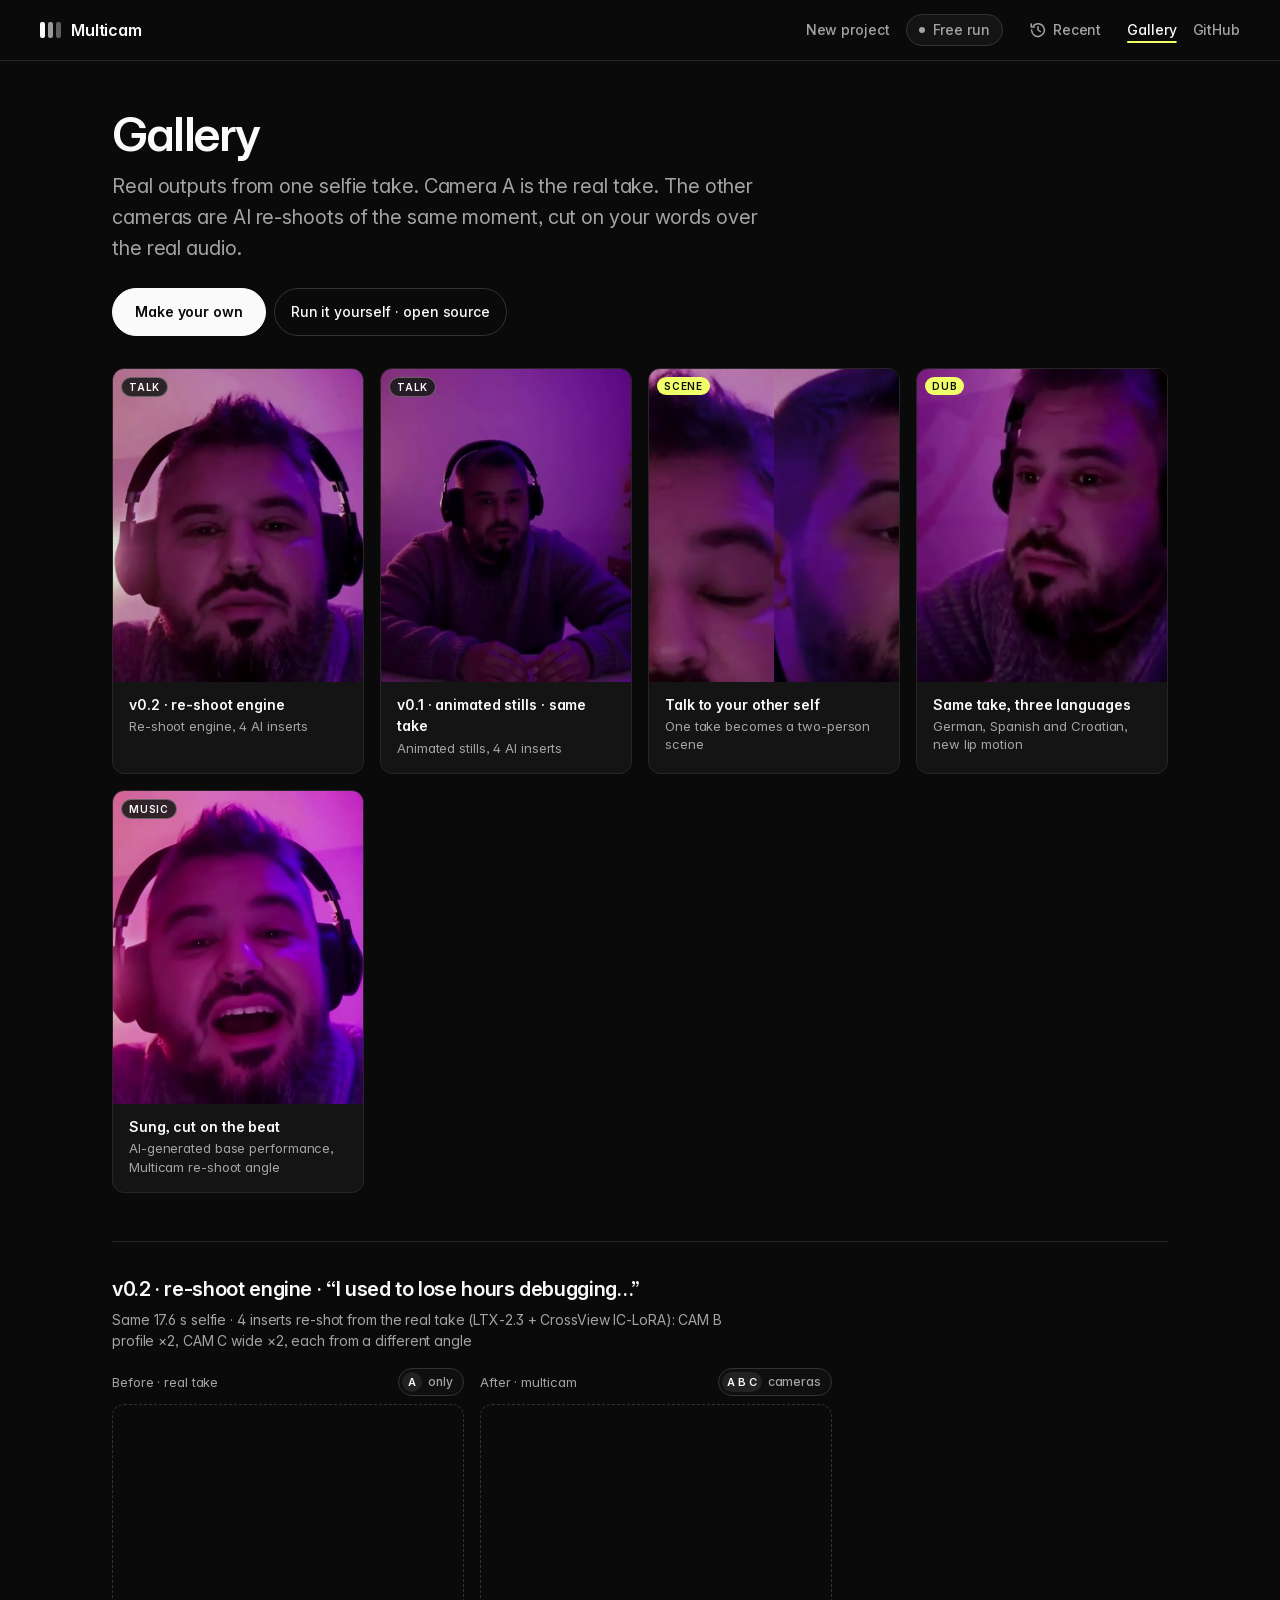
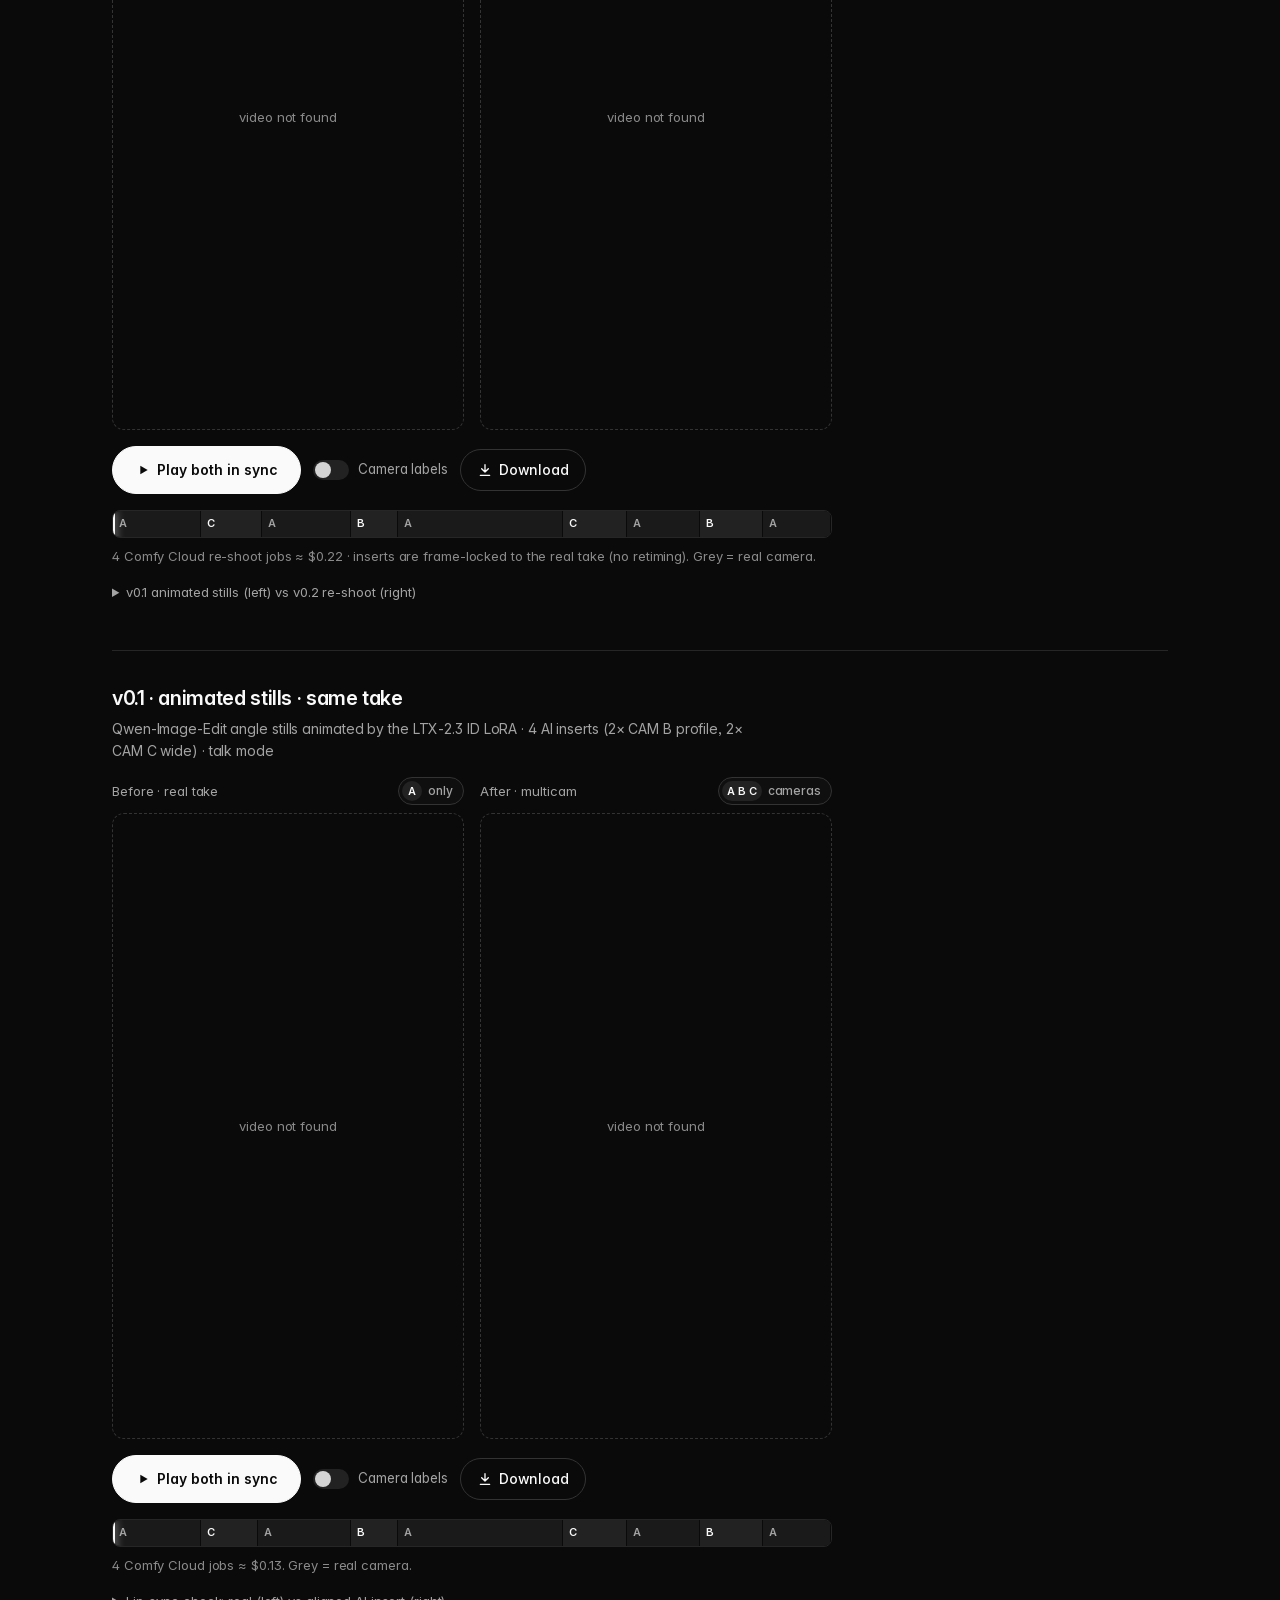
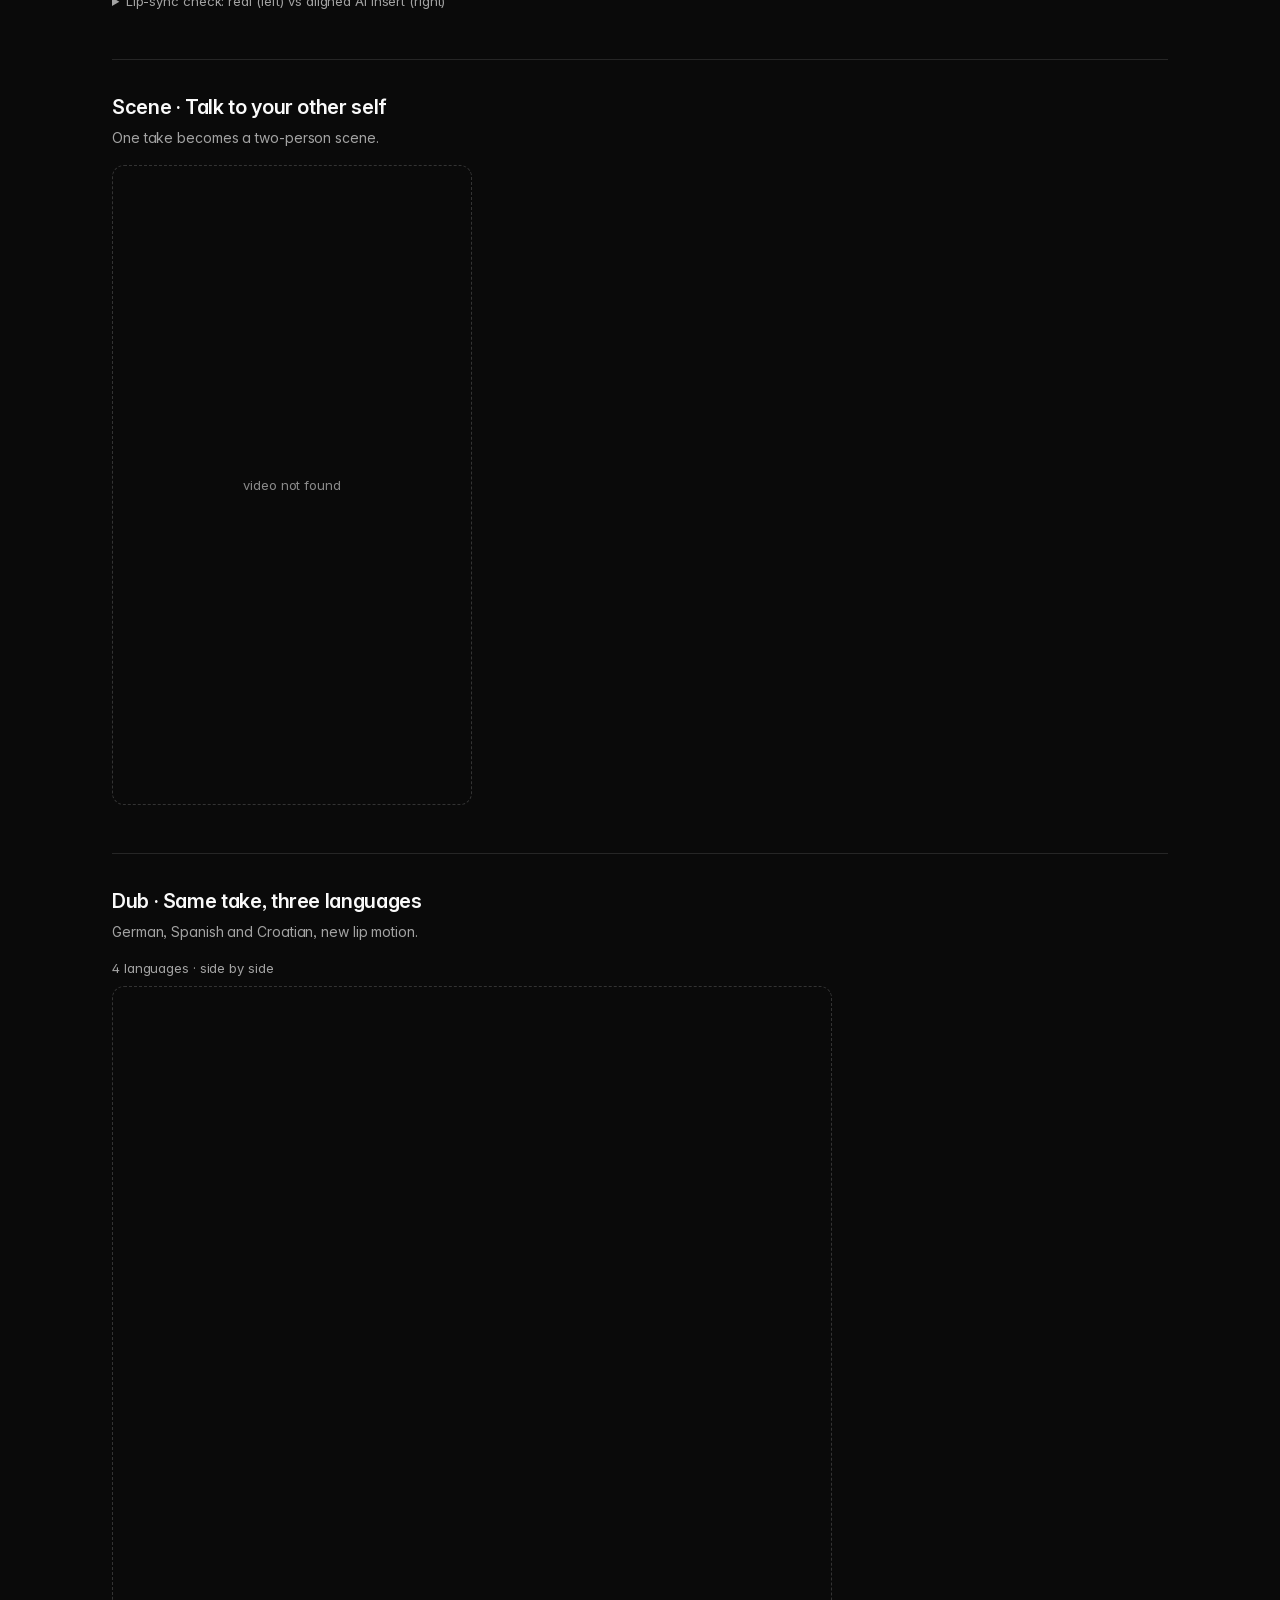
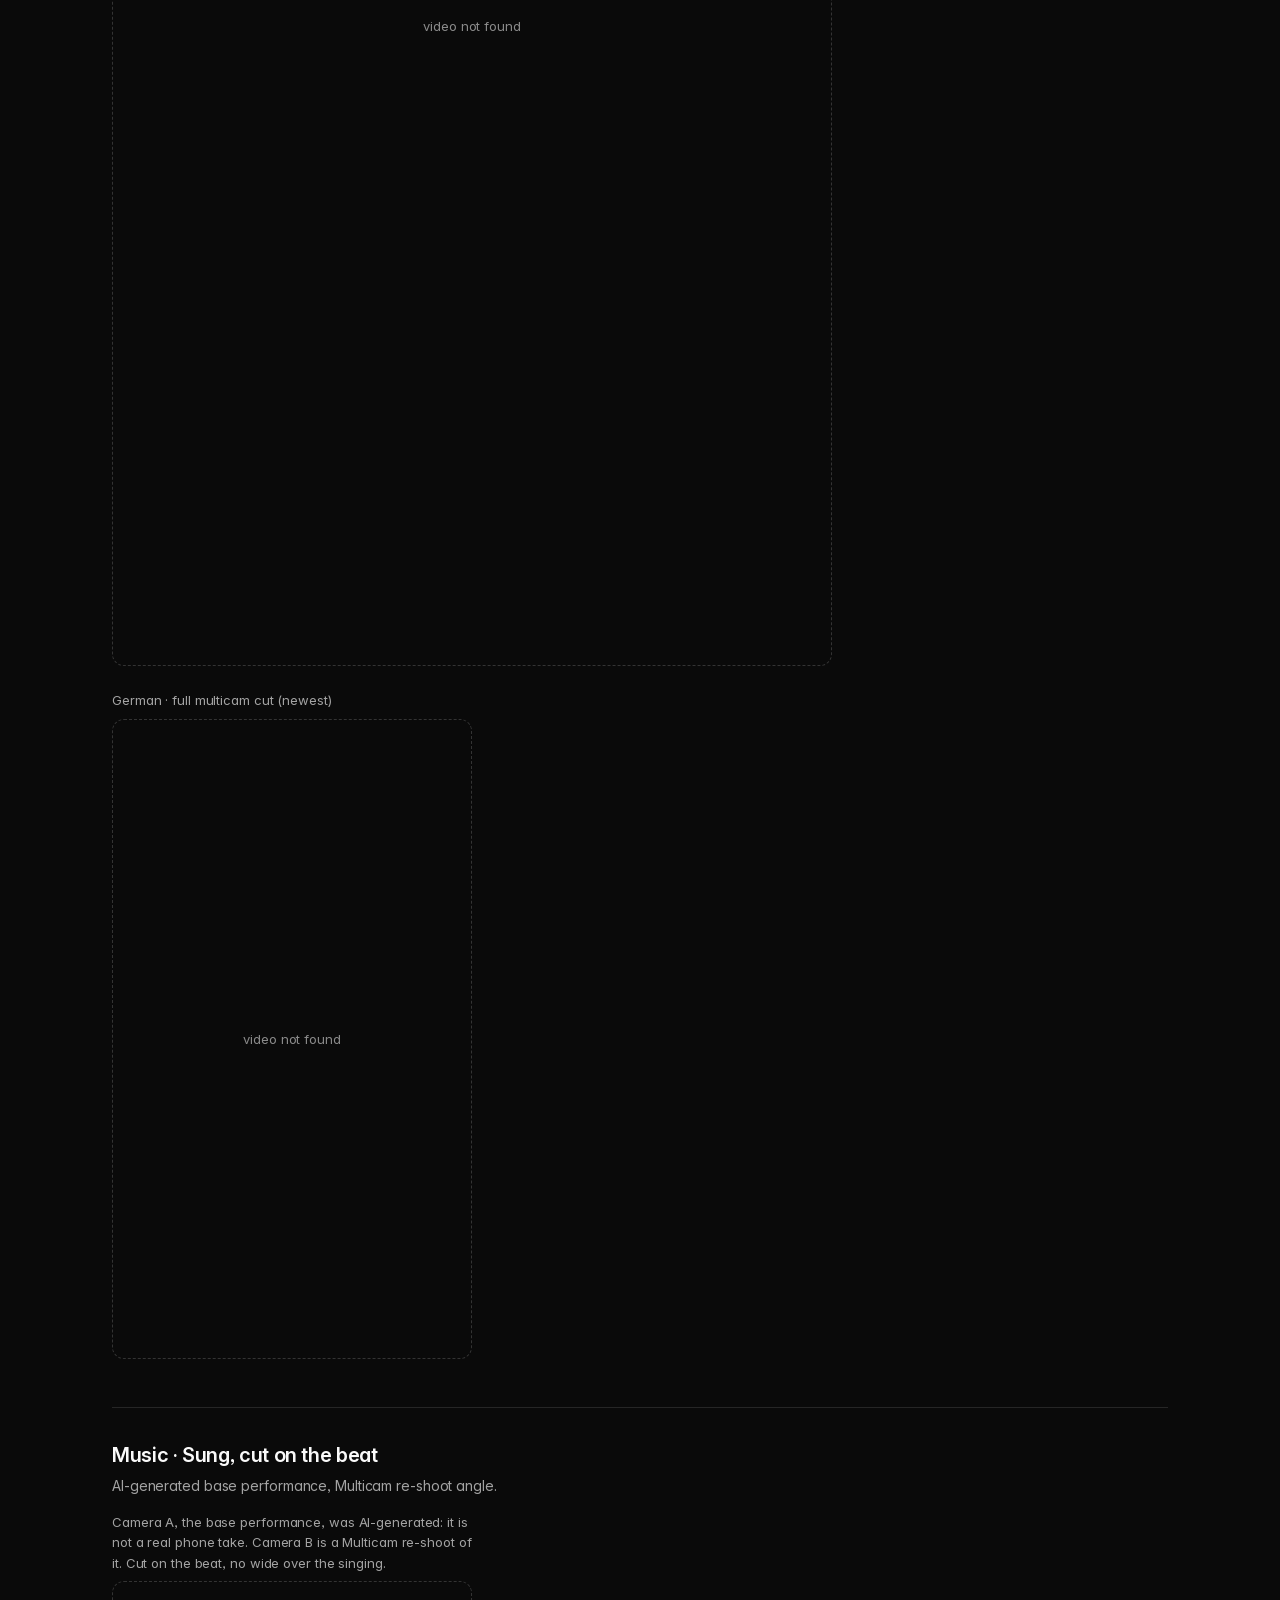
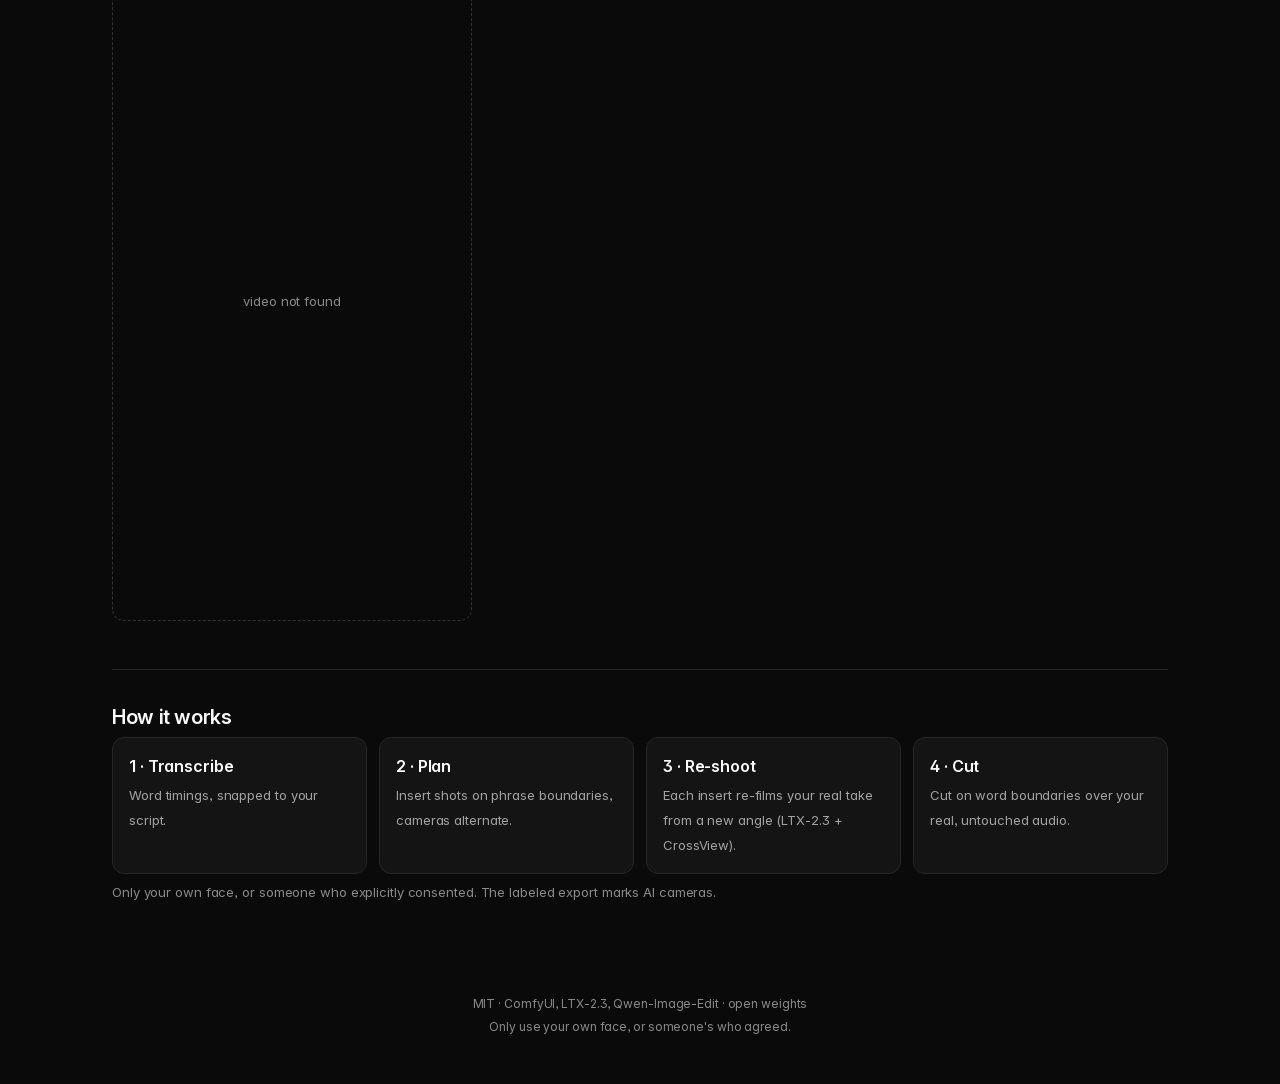
<file: docs/index.html>
<!doctype html>
<html lang="en">
<head>
<meta charset="utf-8">
<meta name="viewport" content="width=device-width,initial-scale=1,viewport-fit=cover">
<title>Gallery · Multicam: one phone shot, a multicam edit</title>
<meta name="description" content="Examples made with Multicam: one selfie take becomes a multicam edit. The real take is camera A; AI cameras re-shoot the same moment with open models in ComfyUI.">
<link rel="canonical" href="https://multicam.apsolut.dev/gallery/">
<meta name="robots" content="index,follow">
<meta name="author" content="Aleksandar Perisic">
<meta property="og:type" content="website">
<meta property="og:site_name" content="Multicam">
<meta property="og:title" content="Multicam gallery: one phone shot, a multicam edit">
<meta property="og:description" content="Examples made with Multicam: one selfie take becomes a multicam edit. The real take is camera A; AI cameras re-shoot the same moment with open models in ComfyUI.">
<meta property="og:url" content="https://multicam.apsolut.dev/gallery/">
<meta property="og:image" content="https://multicam.apsolut.dev/og.png">
<meta property="og:image:type" content="image/png">
<meta property="og:image:width" content="1200">
<meta property="og:image:height" content="630">
<meta property="og:image:alt" content="Multicam: one phone shot (camera A) next to four AI camera angles: close-up, profile, wide and low angle.">
<meta property="og:locale" content="en_US">
<meta name="twitter:card" content="summary_large_image">
<meta name="twitter:site" content="@apsolut">
<meta name="twitter:creator" content="@apsolut">
<meta name="twitter:title" content="Multicam gallery: one phone shot, a multicam edit">
<meta name="twitter:description" content="Examples made with Multicam: one selfie take becomes a multicam edit. The real take is camera A; AI cameras re-shoot the same moment with open models in ComfyUI.">
<meta name="twitter:image" content="https://multicam.apsolut.dev/og.png">
<meta name="twitter:image:alt" content="Multicam: one phone shot (camera A) next to four AI camera angles: close-up, profile, wide and low angle.">
<meta name="theme-color" content="#0a0a0a">
<meta name="color-scheme" content="dark">
<link rel="icon" href="assets/favicon.svg" type="image/svg+xml">
<link rel="icon" href="assets/favicon-32.png" type="image/png" sizes="32x32">
<link rel="apple-touch-icon" href="assets/apple-touch-icon.png" sizes="180x180">
<script type="application/ld+json">
{
 "@context": "https://schema.org",
 "@type": "CollectionPage",
 "name": "Multicam gallery",
 "url": "https://multicam.apsolut.dev/gallery/",
 "description": "Examples made with Multicam: one selfie take becomes a multicam edit. The real take is camera A; AI cameras re-shoot the same moment with open models in ComfyUI.",
 "image": "https://multicam.apsolut.dev/og.png",
 "isPartOf": {
  "@type": "WebSite",
  "name": "Multicam",
  "url": "https://multicam.apsolut.dev/"
 },
 "author": {
  "@type": "Person",
  "name": "Aleksandar Perisic",
  "sameAs": [
   "https://x.com/apsolut",
   "https://github.com/apsolut"
  ]
 }
}
</script>
<link rel="preload" href="assets/fonts/InterVariable.woff2" as="font" type="font/woff2" crossorigin>
<link rel="stylesheet" href="assets/style.css">
<link rel="stylesheet" href="assets/polish.css">
<style>
/* gallery: same tokens as the app (style.css + polish.css); only page-specific layout here */
.g{width:min(1120px,100%);margin:0 auto;padding:0 clamp(16px,3vw,32px) var(--s7)}
.g-hero{padding:var(--s7) 0 var(--s6)}
.g-hero h1{font-size:clamp(32px,4vw,48px);line-height:1.05;letter-spacing:-.03em;font-weight:600;margin:0 0 var(--s3)}
.g-hero p{font-size:var(--t-lg);color:var(--muted);max-width:34em;margin:0}
.g-cta{display:flex;gap:var(--s2);margin-top:var(--s5);flex-wrap:wrap}
.g-grid{display:grid;grid-template-columns:repeat(auto-fill,minmax(220px,1fr));gap:var(--s4)}
.g-card{display:flex;flex-direction:column;text-decoration:none;color:var(--text);background:var(--panel);border:1px solid var(--line);border-radius:var(--r-md);overflow:hidden;transition:border-color .16s var(--ease),background-color .16s var(--ease)}
.g-card:hover{border-color:var(--line3);background:var(--panel2)}
.g-th{position:relative;aspect-ratio:4/5;background:#000;overflow:hidden}
.g-th img{width:100%;height:100%;object-fit:cover;display:block;opacity:.9;transition:transform .4s var(--ease),opacity .2s}
.g-card:hover .g-th img{opacity:1;transform:scale(1.02)}
.g-th .mt-badge{position:absolute}
.g-b{padding:var(--s3) var(--s4) var(--s4);display:grid;gap:2px}
.g-b b{font-weight:600;font-size:var(--t-base)}
.g-b small{font-size:var(--t-sm);color:var(--muted);line-height:1.4}
.g-empty{padding:var(--s7) var(--s5);text-align:center;border:1px dashed var(--line2);border-radius:var(--r-md);color:var(--muted)}
.g-sec{margin-top:var(--s7);padding-top:var(--s6);border-top:1px solid var(--line)}
.g-sec h2{font-size:var(--t-lg);margin:0 0 4px}
.g-sec .sub{color:var(--muted);font-size:var(--t-base);margin:0 0 var(--s4);max-width:46em}
.ba{display:grid;grid-template-columns:1fr 1fr;gap:var(--s4);max-width:720px}
.ba figure{margin:0}
.ba figcaption{display:flex;justify-content:space-between;align-items:center;margin-bottom:var(--s2);font-size:var(--t-sm);color:var(--muted)}
.ba video,.one video{width:100%;aspect-ratio:9/16;border-radius:var(--r-md);border:1px solid var(--line);background:#000;display:block}
.one{max-width:360px}.one.wide{max-width:720px}.one.wide video{aspect-ratio:auto}
.one figure{margin:0}.one figcaption{margin-bottom:var(--s2);font-size:var(--t-sm);color:var(--muted)}.one.more{margin-top:var(--s5)}
.ctrl{display:flex;gap:var(--s3);align-items:center;margin-top:var(--s4);flex-wrap:wrap}
.tl{display:flex;height:28px;border-radius:var(--r-sm);overflow:hidden;margin-top:var(--s4);border:1px solid var(--line);position:relative;max-width:720px}
.tl div{font-size:11px;font-weight:600;display:flex;align-items:center;padding-left:6px;border-right:1px solid var(--bg);color:var(--text);background:var(--raise)}
.tl .A{background:var(--panel2);color:var(--muted)}
.tl .ph{position:absolute;top:0;bottom:0;width:2px;background:var(--text);padding:0;border:0}
.meta{color:var(--dim);font-size:var(--t-sm);margin-top:var(--s2)}
.g details{margin-top:var(--s4)}.g summary{cursor:pointer;color:var(--muted);font-size:var(--t-sm)}
.g details video{width:100%;max-width:560px;border-radius:var(--r-md);margin-top:var(--s2);display:block;border:1px solid var(--line)}
.how4{display:grid;grid-template-columns:repeat(4,1fr);gap:var(--s3)}
.how4 div{padding:var(--s4);border-radius:var(--r-md);border:1px solid var(--line);background:var(--panel)}
.how4 b{display:block;margin-bottom:4px;font-weight:600}.how4 span{color:var(--muted);font-size:var(--t-sm)}
.missing{display:grid;place-items:center;aspect-ratio:9/16;border-radius:var(--r-md);border:1px dashed var(--line2);color:var(--dim);font-size:var(--t-sm);text-align:center;padding:20px}
@media (max-width:720px){.how4{grid-template-columns:1fr 1fr}.ba{gap:var(--s2)}.g-grid{grid-template-columns:repeat(2,minmax(0,1fr));gap:var(--s3)}.g-hero p{font-size:var(--t-md)}}
</style>
</head>
<body>
<div id="hdr"></div>
<main class="g">
  <section class="g-hero">
    <h1>Gallery</h1>
    <p>Real outputs from one selfie take. Camera A is the real take. The other cameras are AI re-shoots of the same moment, cut on your words over the real audio.</p>
    <div class="g-cta"><a class="btn primary" href="/" data-home>Make your own</a><a class="btn secondary" id="repo2" href="#" target="_blank" rel="noopener">Run it yourself · open source</a></div>
  </section>
  <div class="g-grid" id="grid"></div>
  <div id="items"></div>
  <section id="how" class="g-sec">
    <h2>How it works</h2>
    <div class="how4">
      <div><b>1 · Transcribe</b><span>Word timings, snapped to your script.</span></div>
      <div><b>2 · Plan</b><span>Insert shots on phrase boundaries, cameras alternate.</span></div>
      <div><b>3 · Re-shoot</b><span>Each insert re-films your real take from a new angle (LTX-2.3 + CrossView).</span></div>
      <div><b>4 · Cut</b><span>Cut on word boundaries over your real, untouched audio.</span></div>
    </div>
    <p class="meta">Only your own face, or someone who explicitly consented. The labeled export marks AI cameras.</p>
  </section>
</main>
<footer class="foot"><span>MIT · ComfyUI, LTX-2.3, Qwen-Image-Edit · open weights</span><span>Only use your own face, or someone's who agreed.</span></footer>
<script src="assets/subpage.js"></script>
<script src="config.js"></script>
<script>
// Same file on Fly (/gallery/) and GitHub Pages: assets are relative; "/" links go to the live app on *.github.io.
const HOME = window.MCSubpage ? MCSubpage.home : (/\.github\.io$/.test(location.hostname) ? "https://multicam.apsolut.dev/" : "/");
window.MCSubpage ? MCSubpage.mount(document.getElementById("hdr"), "gallery", "Gallery")
  : (document.getElementById("hdr").outerHTML = `<header class="top"><a class="brand" href="${HOME}">Multicam</a></header>`);
document.querySelectorAll('a[data-home]').forEach(a => a.href = HOME);
const G = window.MULTICAM_GALLERY || {items: []};
document.getElementById("repo2").href = G.repo;
// the grid: one card per example (Talk items from config.js + the Scene, Dub and Music examples)
const EXTRA = [
  {id: "scene", mode: "Scene", badge: "new", title: "Talk to your other self", line: "One take becomes a two-person scene", thumb: "media/th_scene.jpg", video: "media/ex_scene.mp4"},
  {id: "dub", mode: "Dub", badge: "new", title: "Same take, three languages", line: "German, Spanish and Croatian, new lip motion", thumb: "media/th_dub.jpg", video: "media/ex_dub.mp4", wide: true, cap: "4 languages · side by side",
   more: {video: "media/ex_dub_de.mp4", poster: "media/poster_dub_de.jpg", cap: "German · full multicam cut (newest)"}},
  {id: "music", mode: "Music", badge: "beta", title: "Sung, cut on the beat", line: "AI-generated base performance, Multicam re-shoot angle", cap: "Camera A, the base performance, was AI-generated: it is not a real phone take. Camera B is a Multicam re-shoot of it. Cut on the beat, no wide over the singing.", thumb: "media/poster_music_th.jpg", video: "media/ex_music.mp4", poster: "media/poster_music.jpg"},
];
const cards = [...G.items.map((it, k) => ({id: "item-" + k, mode: "Talk", title: it.title.replace(/ · “.*$/, ""), line: k ? "Animated stills, 4 AI inserts" : "Re-shoot engine, 4 AI inserts", thumb: k ? "media/th_music.jpg" : "media/th_talk.jpg"})), ...EXTRA];
const grid = document.getElementById("grid");
grid.innerHTML = cards.length ? cards.map(c => `<a class="g-card" href="#${c.id}"><span class="g-th"><img src="${c.thumb}" alt="" loading="lazy"><span class="mt-badge ${c.badge || "beta"}" style="${c.badge ? "" : "background:rgba(26,26,26,.88);border:1px solid rgba(255,255,255,.3)"}">${c.mode}</span></span>
  <span class="g-b"><b>${c.title}</b><small>${c.line}</small></span></a>`).join("")
  : `<div class="g-empty">No examples yet. <a href="${HOME}">Make the first one</a>.</div>`;
const vid = (src, poster) => `<video src="${src}" ${poster ? `poster="${poster}"` : ""} playsinline preload="metadata" controls onerror="this.outerHTML='<div class=missing>video not found</div>'"></video>`;
const PLAY = '<svg class="i" viewBox="0 0 24 24" aria-hidden="true"><path d="M8 5.5v13l11-6.5z"/></svg>', DL = '<svg class="i" viewBox="0 0 24 24" aria-hidden="true"><path d="M12 4v11M7 10l5 5 5-5M5 20h14"/></svg>';
document.getElementById("items").innerHTML = G.items.map((it, k) => `<section class="g-sec item" id="item-${k}" data-k="${k}"><h2>${it.title}</h2><p class="sub">${it.subtitle}</p>
  <div class="ba">
    <figure><figcaption><span>Before · real take</span><span class="chip"><b>A</b>only</span></figcaption>${vid(it.original, it.poster)}</figure>
    <figure><figcaption><span>After · multicam</span><span class="chip"><b>A B C</b>cameras</span></figcaption><div class="mc">${vid(it.multicam, it.poster)}</div></figure>
  </div>
  <div class="ctrl"><button class="btn primary sync">${PLAY}Play both in sync</button><label class="switch"><input type="checkbox" class="lab"><span></span>Camera labels</label>
  <a class="btn secondary dl" href="${it.download || it.multicam}" download>${DL}Download</a></div>
  <div class="tl">${it.cuts.map(([c, s, e]) => `<div class="${c}" style="flex:${e - s}">${c}</div>`).join("")}<div class="ph"></div></div>
  <div class="meta">${it.cost}. Grey = real camera.</div>
  ${it.compare ? `<details><summary>v0.1 animated stills (left) vs v0.2 re-shoot (right)</summary>${vid(it.compare)}</details>` : ""}
  ${it.sync ? `<details><summary>Lip-sync check: real (left) vs aligned AI insert (right)</summary>${vid(it.sync)}</details>` : ""}
  </section>`).join("") + EXTRA.map(x => `<section class="g-sec" id="${x.id}"><h2>${x.mode} · ${x.title}</h2><p class="sub">${x.line}.</p><div class="one ${x.wide ? "wide" : ""}">${x.more || x.cap ? `<figure><figcaption>${x.cap}</figcaption>${vid(x.video, x.poster || x.thumb)}</figure>` : vid(x.video, x.poster || x.thumb)}</div>
  ${x.more ? `<div class="one more"><figure><figcaption>${x.more.cap}</figcaption>${vid(x.more.video, x.more.poster)}</figure></div>` : ""}</section>`).join("");
document.querySelectorAll(".item[data-k]").forEach(el => {
  const it = G.items[+el.dataset.k], [a, b] = el.querySelectorAll(".ba video"), ph = el.querySelector(".ph"), D = it.cuts[it.cuts.length - 1][2];
  el.querySelector(".sync").onclick = () => { if (!a || !b) return; a.currentTime = b.currentTime = 0; a.muted = true; a.play(); b.play(); };
  el.querySelector(".lab").onchange = e => { const v = el.querySelector(".mc video"); if (!v) return; const t = v.currentTime, p = !v.paused;
    v.src = e.target.checked ? it.labeled : it.multicam; v.currentTime = t; if (p) v.play(); if (!it.download) el.querySelector(".dl").href = v.src; };
  if (b) b.addEventListener("timeupdate", () => ph.style.left = (b.currentTime / D * 100) + "%");
});
</script>
</body>
</html>
</file>
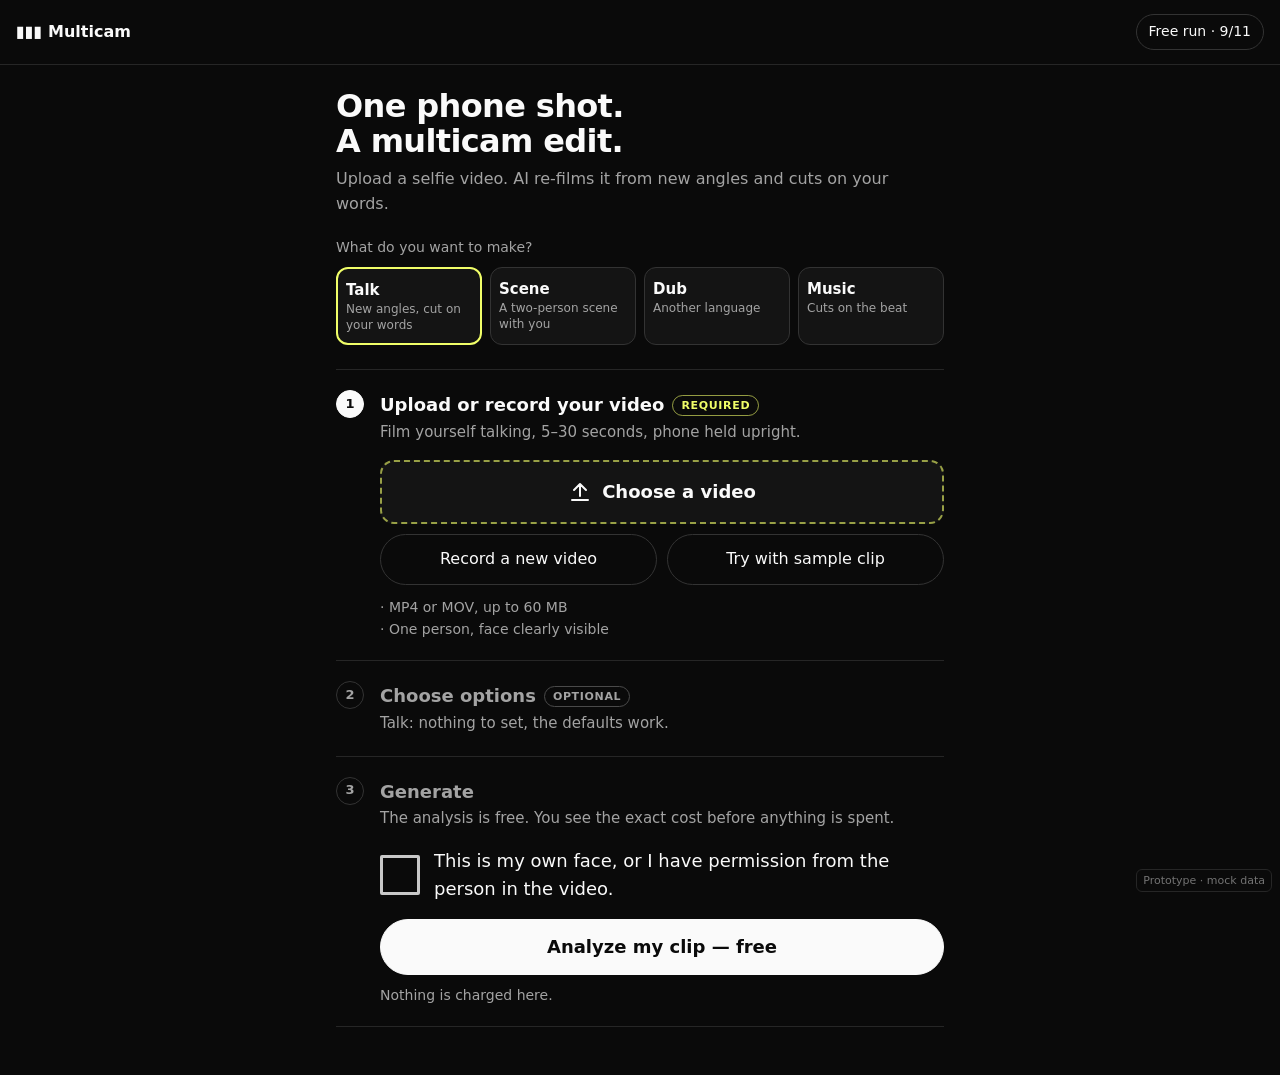
<file: docs/prototypes/mobile-steps/index.html>
<!doctype html>
<html lang="en">
<head>
<meta charset="utf-8">
<meta name="viewport" content="width=device-width,initial-scale=1,viewport-fit=cover">
<meta name="robots" content="noindex">
<title>Multicam · minimal fixes prototype</title>
<!-- PROTOTYPE ONLY. Self-contained, mock data, no network calls. Markup mirrors the live app (ol.steps-flow > li.step[data-state] > .step-n > i). -->
<style>
:root{--bg:#0a0a0a;--panel:#141414;--panel2:#1a1a1a;--line:#262626;--line2:#333;--line3:#4a4a4a;--text:#fafafa;--muted:#a3a3a3;--dim:#737373;
  --acc:#f0fe68;--acc-ink:#0a0a0a;--acc-line:rgba(240,254,104,.6);--err:#ff5a5a}
*{box-sizing:border-box}
body{margin:0;background:var(--bg);color:var(--text);font:16px/1.55 Inter,ui-sans-serif,system-ui,-apple-system,"Segoe UI",Roboto,sans-serif}
button,.btn{font:inherit;color:var(--text);background:transparent;border:1px solid var(--line2);border-radius:999px;padding:12px 18px;min-height:48px;cursor:pointer}
button:focus-visible,a:focus-visible,.choose:focus-within,.consent input:focus-visible{outline:3px solid #fff;outline-offset:3px}
.primary{background:var(--text);color:var(--bg);border-color:var(--text);font-weight:700}
.linkish{border:0;padding:0;min-height:0;background:none;text-decoration:underline;text-underline-offset:3px;color:var(--text);font-size:15px}
.top{display:flex;justify-content:space-between;align-items:center;padding:14px 16px;border-bottom:1px solid var(--line)}
.brand{font-weight:700}.pill{font-size:14px;padding:6px 12px;min-height:36px}
main{max-width:640px;margin:0 auto;padding:0 16px 48px}
.hero h1{font-size:32px;line-height:1.1;letter-spacing:-.02em;margin:24px 0 8px}
.hero p{margin:0 0 20px;color:var(--muted)}
.mode-h{font-size:14px;color:var(--muted);margin:0 0 8px}
/* modes: compact text tiles (no thumbnails) so step 1 is on the first phone screen */
.modes{display:grid;grid-template-columns:repeat(4,1fr);gap:8px}
.modes button{border-radius:12px;padding:10px 8px;min-height:56px;text-align:left;display:flex;flex-direction:column;gap:0;background:var(--panel)}
.modes button b{font-size:15px}.modes button small{font-size:12px;color:var(--muted);line-height:1.3}
.modes button.on{border:2px solid var(--acc)}
@media (max-width:560px){.modes{grid-template-columns:repeat(2,1fr)}}
/* ---- steps: same structure + classes as live (polish.css) ---- */
.steps-flow{list-style:none;margin:24px 0 0;padding:0;border-top:1px solid var(--line)}
.step{position:relative;padding:20px 0 20px 44px;border-bottom:1px solid var(--line)}
.step-h{display:flex;align-items:flex-start;gap:12px}
.step-n{position:absolute;left:0;top:20px;width:28px;height:28px;border-radius:50%;display:grid;place-items:center;font-size:13px;font-weight:600;color:var(--muted);border:1px solid var(--line2)}
.step-n i{font-style:normal}
.step[data-state=active] .step-n{background:var(--text);color:var(--bg);border-color:var(--text)}
/* FIX: done = filled #f0fe68 circle, black check (live polish.css:85 makes it transparent + white) */
.step[data-state=done] .step-n{background:var(--acc);color:var(--acc-ink);border-color:var(--acc)}
.step[data-state=done] .step-n i{font-size:0}
.step[data-state=done] .step-n i:after{content:"";display:block;width:14px;height:14px;background:currentColor;
  -webkit-mask:url("data:image/svg+xml,%3Csvg xmlns='http://www.w3.org/2000/svg' viewBox='0 0 24 24' fill='none' stroke='black' stroke-width='3' stroke-linecap='round' stroke-linejoin='round'%3E%3Cpath d='M5 12.5l4.5 4.5L19 7.5'/%3E%3C/svg%3E") center/contain no-repeat;
          mask:url("data:image/svg+xml,%3Csvg xmlns='http://www.w3.org/2000/svg' viewBox='0 0 24 24' fill='none' stroke='black' stroke-width='3' stroke-linecap='round' stroke-linejoin='round'%3E%3Cpath d='M5 12.5l4.5 4.5L19 7.5'/%3E%3C/svg%3E") center/contain no-repeat}
.step-t{flex:1;min-width:0}
.step-t h3{font-size:18px;font-weight:600;margin:1px 0 2px;display:flex;gap:8px;align-items:center;flex-wrap:wrap}
.step-sub{margin:0;color:var(--muted);font-size:15px}
.step-st{font-size:13px;color:var(--dim);white-space:nowrap;margin-top:4px}
.step[data-state=done] .step-st{color:var(--text)}
.step-b{margin-top:16px}
.step[data-state=locked] .step-t h3{color:var(--muted)}
.req,.opt{font-size:11px;font-weight:600;letter-spacing:.06em;text-transform:uppercase;padding:1px 8px;border-radius:999px;border:1px solid var(--acc-line);color:var(--acc)}
.opt{border-color:var(--line3);color:var(--muted)}
/* summary row of a finished step (collapsed body) */
.sum{display:flex;align-items:center;gap:12px;margin-top:10px}
.sum video,.sum .th{width:40px;height:56px;border-radius:6px;background:#222;object-fit:cover;flex:none}
.sum .t{flex:1;min-width:0;font-size:15px;overflow:hidden;text-overflow:ellipsis}
.sum .t small{display:block;color:var(--muted);font-size:13px}
/* upload */
.choose{display:flex;align-items:center;justify-content:center;gap:10px;width:100%;min-height:64px;border-radius:14px;border:2px dashed var(--acc-line);background:var(--panel);font-size:18px;font-weight:700;cursor:pointer}
.choose svg{width:24px;height:24px;fill:none;stroke:currentColor;stroke-width:2;stroke-linecap:round;stroke-linejoin:round}
.row{display:flex;gap:10px;flex-wrap:wrap;margin-top:10px}.row>*{flex:1 1 140px}
.hint-list{margin:12px 0 0;padding:0;list-style:none;color:var(--muted);font-size:14px}
.hint-list li:before{content:"·  "}
.err{margin:0 0 12px;padding-left:14px;border-left:4px solid var(--err);color:var(--err);font-weight:700;font-size:16px}
.err small{display:block;color:var(--text);font-weight:400;font-size:15px;margin-top:2px}
.vh{position:absolute;width:1px;height:1px;overflow:hidden;clip:rect(0 0 0 0)}
/* consent: unchanged v2 (40px GOV.UK checkbox) */
#consentRow.invalid{border-left:4px solid var(--err);padding-left:14px}
#consentRow .err{border-left:0;padding-left:0}
.consent{display:flex;align-items:center;gap:14px;min-height:56px;font-size:18px;cursor:pointer}
.consent input{-webkit-appearance:none;appearance:none;flex:none;width:40px;height:40px;margin:0;border:3px solid #c8c8c8;border-radius:2px;background:transparent center/30px no-repeat;cursor:pointer}
.consent input:checked{background-color:var(--acc);border-color:var(--acc);background-image:url("data:image/svg+xml,%3Csvg xmlns='http://www.w3.org/2000/svg' viewBox='0 0 24 24' fill='none' stroke='%23000' stroke-width='3.4' stroke-linecap='round' stroke-linejoin='round'%3E%3Cpath d='M5 12.5l4.5 4.5L19 7.5'/%3E%3C/svg%3E")}
#start{width:100%;min-height:56px;font-size:18px;margin-top:16px}
.note{color:var(--muted);font-size:14px;margin:10px 0 0}
/* cameras review */
.card{margin-top:24px;border:1px solid var(--line);border-radius:14px;padding:16px;background:var(--panel)}
.card h2{font-size:20px;margin:0 0 4px}
.camlist{list-style:none;margin:16px 0 0;padding:0}
.camlist li{display:flex;align-items:center;gap:12px;padding:12px 0;border-top:1px solid var(--line)}
.camlist img,.camlist .th{width:48px;height:64px;border-radius:8px;object-fit:cover;background:#222;flex:none}
.camlist .t{flex:1;min-width:0}.camlist .t b{display:block;font-size:16px}.camlist .t small{color:var(--muted);font-size:14px}
.tag{display:inline-block;font-size:11px;font-weight:700;padding:1px 7px;border-radius:5px;background:var(--line2);margin-right:6px;vertical-align:1px}
.changed{color:var(--acc);font-size:13px;font-weight:600}
.cost{display:flex;justify-content:space-between;align-items:baseline;margin-top:16px;padding-top:12px;border-top:1px solid var(--line)}
.cost b{font-size:26px}
.picker h2{margin-bottom:0}.picker .progress{color:var(--muted);font-size:14px;margin:0 0 4px}
.tiles{display:grid;grid-template-columns:repeat(4,1fr);gap:8px;margin-top:14px}
@media (max-width:560px){.tiles{grid-template-columns:repeat(2,1fr)}}
.tile{border-radius:12px;padding:6px;text-align:left;display:flex;flex-direction:column;gap:4px;background:var(--panel2)}
.tile img{width:100%;aspect-ratio:3/4;object-fit:cover;border-radius:8px}.tile img.flip{transform:scaleX(-1)}
.tile b{font-size:15px}.tile small{color:var(--muted);font-size:12px;line-height:1.3}
.tile[aria-checked=true]{border:2px solid var(--acc)}
.proto{position:fixed;right:8px;bottom:8px;font-size:11px;color:var(--dim);border:1px solid var(--line);border-radius:6px;padding:2px 6px;background:var(--bg)}
[hidden]{display:none!important}
</style>
</head>
<body>
<header class="top"><span class="brand">▮▮▮ Multicam</span><button class="pill" type="button">Free run · 9/11</button></header>
<main>
  <div id="home">
  <section class="hero"><h1>One phone shot.<br>A multicam edit.</h1><p>Upload a selfie video. AI re-films it from new angles and cuts on your words.</p></section>
  <p class="mode-h">What do you want to make?</p>
  <div class="modes" role="group" aria-label="Mode">
    <button type="button" class="on" aria-pressed="true"><b>Talk</b><small>New angles, cut on your words</small></button>
    <button type="button" aria-pressed="false"><b>Scene</b><small>A two-person scene with you</small></button>
    <button type="button" aria-pressed="false"><b>Dub</b><small>Another language</small></button>
    <button type="button" aria-pressed="false"><b>Music</b><small>Cuts on the beat</small></button>
  </div>

  <ol class="steps-flow">
    <li class="step" id="step1" data-state="active">
      <div class="step-h"><span class="step-n" aria-hidden="true"><i>1</i></span>
        <div class="step-t"><h3>Upload or record your video <span class="req">Required</span></h3>
          <p class="step-sub">Film yourself talking, 5–30 seconds, phone held upright.</p></div>
        <span class="step-st" id="step1St"></span></div>
      <div class="step-b" id="s1body">
        <p class="err" id="fileErr" role="alert" hidden></p>
        <label class="choose" id="chooseBtn"><svg viewBox="0 0 24 24" aria-hidden="true"><path d="M12 16V4M6 10l6-6 6 6M4 20h16"/></svg>Choose a video
          <input type="file" id="file" accept="video/*" class="vh"></label>
        <div class="row">
          <label class="btn" style="text-align:center">Record a new video<input type="file" accept="video/*" capture="user" class="vh" id="fileCam"></label>
          <button type="button" id="sampleBtn">Try with sample clip</button>
        </div>
        <ul class="hint-list"><li>MP4 or MOV, up to 60 MB</li><li>One person, face clearly visible</li></ul>
      </div>
      <div class="sum" id="s1sum" hidden><span class="th"></span><div class="t"><span id="s1name">selfie.mp4</span><small id="s1meta">17.6 s · 8.1 MB</small></div>
        <button type="button" class="linkish" id="s1change">Change<span class="vh"> video</span></button></div>
    </li>

    <li class="step" id="step2" data-state="locked">
      <div class="step-h"><span class="step-n" aria-hidden="true"><i>2</i></span>
        <div class="step-t"><h3>Choose options <span class="opt">Optional</span></h3>
          <p class="step-sub">Talk: nothing to set, the defaults work.</p></div>
        <span class="step-st" id="step2St"></span></div>
      <div class="step-b" id="s2body" hidden>
        <button type="button" class="linkish" id="advBtn" aria-expanded="false">Add your exact script (optional)</button>
      </div>
    </li>

    <li class="step" id="step3" data-state="locked">
      <div class="step-h"><span class="step-n" aria-hidden="true"><i>3</i></span>
        <div class="step-t"><h3>Generate</h3><p class="step-sub">The analysis is free. You see the exact cost before anything is spent.</p></div>
        <span class="step-st" id="step3St"></span></div>
      <div class="step-b">
        <div id="consentRow">
          <p class="err" id="consentErr" role="alert" hidden><span class="vh">Error: </span>Tick the box to confirm, then tap Analyze.</p>
          <label class="consent"><input type="checkbox" id="consent"><span>This is my own face, or I have permission from the person in the video.</span></label>
        </div>
        <button class="primary" id="start" type="button">Analyze my clip — free</button>
        <p class="note">Nothing is charged here.</p>
      </div>
    </li>
  </ol>
  </div>

  <!-- after Analyze: ONE review of all cameras, one Generate -->
  <section class="card" id="camsCard" hidden>
    <h2>Your cameras</h2>
    <p class="step-sub">We picked an angle for each AI camera. Change one if you like, then generate.</p>
    <ul class="camlist" id="camlist"></ul>
    <div class="cost"><span class="step-sub">4 AI shots · 4 Comfy jobs</span><b>≈ $0.22</b></div>
    <button class="primary" id="generate" type="button" style="width:100%;margin-top:12px">Generate · $0.22</button>
    <p class="note">You confirm the cost once more before anything is spent.</p>
  </section>

  <section class="card picker" id="pickCard" hidden>
    <p class="progress" id="pickProg">Camera B of 2</p>
    <h2 id="pickH">Choose the angle for camera B</h2>
    <p class="step-sub" id="pickSub">Camera C stays on Wide.</p>
    <div class="tiles" role="radiogroup" id="tiles" aria-labelledby="pickH"></div>
    <div class="row" style="margin-top:14px"><button type="button" class="primary" id="pickDone">Use Side right for camera B</button><button type="button" id="pickCancel">Cancel</button></div>
  </section>
</main>
<span class="proto">Prototype · mock data</span>
<script>
const $=s=>document.querySelector(s);
const IMG={side:"[data-uri]",threequarter:"[data-uri]",wide:"[data-uri]",closeup:"[data-uri]",lowangle:"[data-uri]",high:"[data-uri]"};
const ANG={right90:["Side right","side",0,"Strong profile, the clearest change"],left90:["Side left","side",1,"Strong profile, the clearest change"],
 right45:["3/4 right","threequarter",0,"Small turn, can look close to your take"],left45:["3/4 left","threequarter",1,"Small turn, can look close to your take"],
 wide:["Wide","wide",0,"Pulls back, shows the room"],closeup:["Close-up","closeup",0,"Tighter on the face"],
 lowangle:["Low angle","lowangle",0,"Camera below, looking up"],aerial:["High angle","high",0,"Camera above, looking down"]};
const MAX_MB=60, MAX_S=30;
let file=null, cams={B:"right90",C:"wide"}, changed={}, picking=null, pickSel=null;
function setStep(id,st,label){const el=$(id);el.dataset.state=st;el.querySelector(".step-st").textContent=label||"";}
function sync(){
  const ok=!!file;
  setStep("#step1",ok?"done":"active",ok?"Done":"");
  $("#s1body").hidden=ok; $("#s1sum").hidden=!ok;
  if(ok){$("#s1name").textContent=file.name;$("#s1meta").textContent=`${file.dur.toFixed(1)} s · ${file.mb.toFixed(1)} MB`;}
  setStep("#step2",ok?"done":"locked",ok?"Ready":"");
  $("#s2body").hidden=!ok;
  setStep("#step3",ok?"active":"locked","");
}
function fileError(title,help){const e=$("#fileErr");e.hidden=!title;e.innerHTML=title?`<span class="vh">Error: </span>${title}<small>${help}</small>`:"";}
function takeFile(f){ // mock: real app reads size + duration from the File / <video>
  fileError();
  if(f.mb>MAX_MB){file=null;sync();fileError(`This video is ${Math.round(f.mb)} MB. The limit is ${MAX_MB} MB.`,"Record a shorter take (about 20 s), or set the camera to 1080p, then choose it again.");return;}
  if(f.dur>MAX_S+.5){file=null;sync();fileError(`This video is ${Math.round(f.dur)} seconds. The limit is ${MAX_S} seconds.`,"Trim it in your Photos app, or record a shorter take.");return;}
  file=f;sync();
}
$("#file").onchange=$("#fileCam").onchange=e=>{const f=e.target.files[0];if(f)takeFile({name:f.name,mb:f.size/1048576,dur:15});};
$("#sampleBtn").onclick=()=>takeFile({name:"sample_selfie.mp4",mb:8.1,dur:17.6});
$("#s1change").onclick=()=>{file=null;sync();$("#chooseBtn").focus();};
$("#consent").onchange=()=>{if($("#consent").checked){$("#consentErr").hidden=true;$("#consentRow").classList.remove("invalid");}};
$("#start").onclick=()=>{
  if(!file){fileError("Choose a video first.","Tap “Choose a video”, or try the sample clip.");$("#step1").scrollIntoView({block:"start"});return;}
  if(!$("#consent").checked){$("#consentErr").hidden=false;$("#consentRow").classList.add("invalid");$("#consent").focus();return;}
  show("cams");
};
function camRow(c){const a=ANG[cams[c]];return `<li><img src="${IMG[a[1]]}" alt="" ${a[2]?'style="transform:scaleX(-1)"':""}><div class="t"><b><span class="tag">CAM ${c}</span>${a[0]}</b><small>${a[3]}</small>${changed[c]?' <span class="changed">Changed</span>':""}</div><button type="button" class="linkish" data-change="${c}">Change<span class="vh"> camera ${c}</span></button></li>`;}
function renderCams(){$("#camlist").innerHTML=`<li><span class="th"></span><div class="t"><b><span class="tag">CAM A</span>Your real take</b><small>Your own video, always in the edit</small></div></li>`+["B","C"].map(camRow).join("");
  document.querySelectorAll("[data-change]").forEach(b=>b.onclick=()=>openPick(b.dataset.change));}
function openPick(c){picking=c;pickSel=cams[c];const other=c==="B"?"C":"B";
  $("#pickProg").textContent=`Camera ${c} of 2`;$("#pickH").textContent=`Choose the angle for camera ${c}`;
  $("#pickSub").textContent=`Camera ${other} stays on ${ANG[cams[other]][0]}.`;renderTiles();show("pick");}
function renderTiles(){$("#tiles").innerHTML=Object.entries(ANG).map(([k,a])=>`<button type="button" class="tile" role="radio" aria-checked="${k===pickSel}" data-k="${k}"><img src="${IMG[a[1]]}" alt="" class="${a[2]?"flip":""}"><b>${a[0]}</b><small>${a[3]}</small></button>`).join("");
  document.querySelectorAll(".tile").forEach(t=>t.onclick=()=>{pickSel=t.dataset.k;renderTiles();});
  $("#pickDone").textContent=`Use ${ANG[pickSel][0]} for camera ${picking}`;}
$("#pickDone").onclick=()=>{if(pickSel!==cams[picking])changed[picking]=1;cams[picking]=pickSel;show("cams");};
$("#pickCancel").onclick=()=>show("cams");
$("#generate").onclick=()=>alert("Prototype: the real app shows the cost confirm dialog here.");
function show(v){$("#home").hidden=v!=="home";$("#camsCard").hidden=v!=="cams";$("#pickCard").hidden=v!=="pick";if(v==="cams")renderCams();window.scrollTo(0,0);}
// screenshot states: #s=start | toobig | uploaded | consenterr | cams | pick | changed
const st=(location.hash.match(/s=(\w+)/)||[])[1]||"start";
if(st==="toobig")takeFile({name:"IMG_4021.MOV",mb:84,dur:24});
if(["uploaded","consenterr"].includes(st))takeFile({name:"IMG_4021.MOV",mb:31.2,dur:18.4});
if(st==="consenterr"){$("#start").click();}
if(st==="cams")show("cams");
if(st==="pick"){openPick("B");pickSel="left45";renderTiles();}
if(st==="changed"){cams.B="left45";changed.B=1;show("cams");}
sync(); if(st==="consenterr")$("#step3").scrollIntoView({block:"start"});
</script>
</body>
</html>
</file>
<file: docs/assets/style.css>
[hidden]{display:none !important}
:root{
  color-scheme:dark;
  /* Krea-style neutral ramp: canvas, one step lighter for cards, one more for raised controls */
  --bg:#0a0a0a;--bg2:#0f0f0f;--panel:#141414;--panel2:#1a1a1a;--raise:#222222;--line:#262626;--line2:#333333;--line3:#4a4a4a;
  --text:#fafafa;--muted:#a3a3a3;--dim:#8a8a8a;
  /* the ONE accent: required-empty upload zones, focus rings, selected states. Never a CTA fill. */
  --acc:#f0fe68;--acc-ink:#0a0a0a;--acc-soft:rgba(240,254,104,.10);--acc-line:rgba(240,254,104,.6);
  /* primary CTA: solid white pill, black text */
  --cta:#fafafa;--cta-ink:#0a0a0a;
  /* status text only (not accents) */
  --ok:#a3a3a3;--warn:#f5c26b;--bad:#ff8a8a;
  /* cameras are monochrome: label chips carry the letter, not a colour */
  --A:#d4d4d4;--B:#d4d4d4;--C:#d4d4d4;--D:#d4d4d4;
  --r:12px;
}
*{box-sizing:border-box}
html,body{margin:0}
body{
  min-height:100vh;color:var(--text);
  font:15px/1.55 Inter,ui-sans-serif,system-ui,-apple-system,"Segoe UI",Roboto,sans-serif;
  background:var(--bg);
}
a{color:var(--text);text-decoration-color:rgba(250,250,250,.45);text-underline-offset:2px}a:hover{text-decoration-color:var(--acc)}
button,.btn,select,input,textarea{font:inherit;color:inherit}
.top{position:sticky;top:0;z-index:5;display:flex;justify-content:space-between;align-items:center;
  padding:14px clamp(16px,4vw,40px);backdrop-filter:blur(14px);background:rgba(10,10,10,.92);border-bottom:1px solid rgba(255,255,255,.05)}
.brand{display:flex;align-items:center;gap:10px;font-weight:750;letter-spacing:-.01em;color:var(--text);text-decoration:none;font-size:17px}
.logo{display:inline-flex;gap:3px}.logo i{width:8px;height:18px;border-radius:3px;background:var(--A)}
.logo i:nth-child(2){background:var(--B)}.logo i:nth-child(3){background:var(--C)}
.top nav{display:flex;gap:18px}.top nav a{color:var(--muted);text-decoration:none;font-weight:550}.top nav a:hover{color:var(--text)}
main{width:min(980px,100%);margin:0 auto;padding:8px clamp(14px,3vw,28px) 40px}
.hero{padding:36px 2px 18px}
.hero h1{font-size:clamp(30px,5.4vw,50px);line-height:1.05;letter-spacing:-.03em;margin:0 0 14px}
.grad{background:linear-gradient(100deg,var(--acc),var(--acc));-webkit-background-clip:text;background-clip:text;color:transparent}
.hero p{color:var(--muted);max-width:680px;font-size:16.5px;margin:0 0 16px}.hero b{color:var(--text)}
.pills{display:flex;flex-wrap:wrap;gap:8px}.pills span{font-size:12.5px;padding:5px 11px;border-radius:99px;border:1px solid var(--line);color:var(--muted);background:rgba(255,255,255,.02)}
.card{background:var(--panel);border:1px solid var(--line);border-radius:var(--r);
  padding:clamp(16px,2.6vw,24px);margin:16px 0;box-shadow:0 10px 40px rgba(0,0,0,.25)}
.card-h{display:flex;justify-content:space-between;align-items:center;margin-bottom:14px;gap:10px}
h2{font-size:17px;margin:0;display:flex;align-items:center;gap:10px;letter-spacing:-.01em}
h3{font-size:15px;margin:0 0 10px}h3 small{color:var(--dim);font-weight:500;margin-left:6px}
.n{width:24px;height:24px;border-radius:8px;display:inline-grid;place-items:center;font-size:12.5px;
  background:var(--raise);color:var(--text);border:1px solid var(--line2)}
.badge{font-size:12px;padding:4px 10px;border-radius:99px;background:var(--panel2);border:1px solid var(--line);color:var(--muted);white-space:nowrap}
.badge.ok{color:var(--ok);border-color:rgba(163,163,163,.35);background:rgba(163,163,163,.08)}
.badge.warn{color:var(--warn);border-color:rgba(245,194,107,.35);background:rgba(245,194,107,.08)}
.badge.bad{color:var(--bad);border-color:rgba(255,138,138,.4)}
.row{display:flex;align-items:center;gap:8px}.row.gap{gap:10px;margin-top:14px}.row.wrap{flex-wrap:wrap}.row.end{justify-content:flex-end}
input,textarea,select{background:var(--bg2);border:1px solid var(--line2);border-radius:12px;padding:11px 13px;outline:none;min-width:0}
input::placeholder,textarea::placeholder{color:var(--dim)}
input:focus,textarea:focus,select:focus{border-color:var(--acc-line);box-shadow:0 0 0 3px var(--acc-soft)}
#key{flex:1;font-family:ui-monospace,SFMono-Regular,Menlo,monospace;font-size:13.5px}
textarea{width:100%;resize:vertical;margin-top:8px}
button,.btn{cursor:pointer;border:1px solid var(--line2);background:transparent;border-radius:12px;padding:10px 16px;font-weight:600;
  text-decoration:none;display:inline-flex;align-items:center;justify-content:center;gap:6px;transition:.15s;white-space:nowrap;color:var(--text)}
@media (hover:hover){button:hover:not(:disabled),.btn:hover{border-color:var(--line3);background:rgba(255,255,255,.05)}}
button:focus-visible,.btn:focus-visible,summary:focus-visible{outline:2px solid var(--acc);outline-offset:2px}
button:disabled{opacity:.5;cursor:not-allowed}
.secondary{background:transparent;border:1px solid var(--line2)}
.ghost,button.ghost,.btn.ghost{background:transparent;border-color:transparent;color:var(--muted)}
@media (hover:hover){.ghost:hover:not(:disabled){color:var(--text);background:rgba(255,255,255,.05);border-color:transparent}}
.primary,button.primary,.btn.primary{border:1px solid var(--cta);background:var(--cta);color:var(--cta-ink);border-radius:999px;font-weight:600;padding:12px 22px}
@media (hover:hover){.primary:hover:not(:disabled),.btn.primary:hover{background:#e5e5e5;border-color:#e5e5e5}}
button.primary:disabled{opacity:1;background:var(--panel2);color:var(--muted);border:1px solid var(--line2)}
.wide,button.wide{width:100%}
button.primary.wide{padding:15px 22px;font-size:16px}
.note{color:var(--muted);font-size:13px;margin:10px 0 0}.note b{color:var(--text)}
.muted{color:var(--muted)}.small{font-size:13px}
.drop{display:block;border:2px dashed var(--line3);border-radius:16px;padding:28px 22px;cursor:pointer;transition:.15s;background:var(--panel2)}
.drop.over{border-color:var(--acc);background:#1b1c12}
@media (hover:hover){.drop:hover{border-color:var(--acc);background:#1b1c12}}
#step1[data-state=active] .drop{border-color:var(--acc-line)}
.drop-in{display:flex;gap:16px;align-items:center}.drop-in small{color:var(--muted)}
.drop-ic{width:52px;height:52px;border-radius:14px;display:grid;place-items:center;background:var(--text);color:var(--bg);flex:none}
.drop-ic svg{width:22px;height:22px;fill:none;stroke:currentColor;stroke-width:2;stroke-linecap:round;stroke-linejoin:round}
.drop-file{margin-top:12px;display:flex;gap:14px;align-items:center}
.drop-file video{width:72px;height:128px;object-fit:cover;border-radius:10px;background:#000}
.seg{display:grid;grid-template-columns:1fr 1fr;gap:6px;margin-top:10px;padding:5px;border-radius:14px;background:var(--bg2);border:1px solid var(--line)}
.seg button{border:0;background:transparent;border-radius:10px;color:var(--muted)}
.seg button small{font-weight:500;color:var(--dim);margin-left:4px}
.seg button.on{background:var(--raise);color:var(--text);box-shadow:inset 0 0 0 1.5px var(--acc-line)}
.adv{margin-top:12px}.adv summary{cursor:pointer;color:var(--muted);font-size:13.5px}
.steps{list-style:none;margin:0;padding:0;display:grid;grid-template-columns:repeat(6,1fr);gap:8px}
.steps li{padding:12px 10px;border-radius:12px;background:var(--bg2);border:1px solid var(--line);font-size:13px;min-width:0}
.steps li .t{display:flex;align-items:center;gap:7px;font-weight:650}
.steps li .m{color:var(--dim);font-size:11.5px;margin-top:4px;overflow:hidden;text-overflow:ellipsis;display:-webkit-box;-webkit-line-clamp:2;-webkit-box-orient:vertical}
.dot{width:9px;height:9px;border-radius:50%;background:var(--line3);flex:none}
.steps li.running{border-color:rgba(255,255,255,.08);background:rgba(255,255,255,.08)}
.steps li.running .dot{background:var(--acc);box-shadow:0 0 0 0 rgba(255,255,255,.08);animation:pulse 1.4s infinite}
.steps li.done .dot{background:var(--ok)}.steps li.skipped .dot{background:#5c5c5c}.steps li.error .dot{background:var(--bad)}
.steps li.error{border-color:rgba(255,138,138,.5)}
@keyframes pulse{70%{box-shadow:0 0 0 8px rgba(255,255,255,.08)}100%{box-shadow:0 0 0 0 rgba(255,255,255,.08)}}
.jobs{display:grid;gap:8px;margin-top:12px}
.job{display:flex;justify-content:space-between;align-items:center;gap:10px;padding:10px 13px;border-radius:12px;background:var(--bg2);border:1px solid var(--line);font-size:13.5px}
.job .st{font-size:12px;font-family:ui-monospace,Menlo,monospace;color:var(--muted)}
.job.success .st{color:var(--ok)}.job.error .st,.job.non_retryable_error .st{color:var(--bad)}
.job .bar{height:3px;border-radius:3px;background:var(--text);margin-top:6px;animation:load 1.6s ease-in-out infinite;transform-origin:left}
@keyframes load{0%{transform:scaleX(.05);opacity:.6}50%{transform:scaleX(.8);opacity:1}100%{transform:scaleX(.05);opacity:.6}}
.err{margin-top:12px;padding:12px;border-radius:12px;background:rgba(255,138,138,.08);border:1px solid rgba(255,138,138,.35);color:#ffc9c9;font-size:13.5px;word-break:break-word}
.cams{display:grid;grid-template-columns:repeat(auto-fit,minmax(260px,1fr));gap:12px}
.cam{border:1px solid var(--line);border-radius:14px;padding:12px;background:var(--bg2)}
.cam-h{display:flex;align-items:center;gap:8px;font-weight:700;margin-bottom:10px}
.tag{font-size:11.5px;font-weight:750;padding:3px 8px;border-radius:7px;color:#0b0b12}
.tag.A{background:var(--A)}.tag.B{background:var(--B);color:#fff}.tag.C{background:var(--C)}.tag.D{background:var(--D)}
.stills{display:grid;grid-template-columns:repeat(4,minmax(0,1fr));gap:6px}
.still{position:relative;border-radius:9px;overflow:hidden;border:2px solid transparent;cursor:pointer;aspect-ratio:9/16;background:#000;padding:0}
.still img{width:100%;height:100%;object-fit:cover;display:block}
.still span{position:absolute;left:0;right:0;bottom:0;font-size:10px;padding:10px 4px 3px;background:linear-gradient(transparent,rgba(0,0,0,.85));text-align:center;font-weight:600}
.still.on{border-color:var(--acc);box-shadow:0 0 0 3px rgba(255,255,255,.08)}
.cam .empty{color:var(--dim);font-size:13px;padding:18px 6px;text-align:center;border:1px dashed var(--line);border-radius:10px}
.estimate{margin-top:14px;padding:14px;border-radius:14px;background:var(--panel2);border:1px solid var(--line2);display:flex;justify-content:space-between;align-items:center;gap:12px;flex-wrap:wrap}
.estimate .big{font-size:24px;font-weight:800;letter-spacing:-.02em}
.estimate small{color:var(--muted)}
.filebtn{border:1px solid var(--line2);border-radius:12px;padding:10px 14px;cursor:pointer;background:transparent;font-weight:600;font-size:14px;display:inline-flex;align-items:center;justify-content:center;gap:6px}
@media (hover:hover){.filebtn:hover{background:rgba(255,255,255,.05)}}
.result{display:grid;grid-template-columns:minmax(240px,340px) minmax(0,1fr);gap:22px;align-items:start}
.editor{min-width:0}
.newp{font-size:13px;padding:7px 12px}
.player video{width:100%;aspect-ratio:9/16;border-radius:16px;background:#000;box-shadow:0 18px 50px rgba(0,0,0,.5);display:block}
.toggles{display:flex;gap:16px;margin-top:12px;flex-wrap:wrap}
.switch{display:flex;align-items:center;gap:9px;cursor:pointer;color:var(--muted);font-size:13.5px;user-select:none}
.switch input{display:none}
.switch span{width:36px;height:20px;border-radius:99px;background:var(--raise);position:relative;transition:.15s}
.switch span:after{content:"";position:absolute;width:16px;height:16px;border-radius:50%;background:#d4d4d4;top:2px;left:2px;transition:.15s}
.switch input:checked+span{background:var(--acc)}.switch input:checked+span:after{left:18px;background:#fff}
.player .row .btn{flex:1}
.share{margin-top:12px;padding:12px;border-radius:12px;background:var(--bg2);border:1px solid var(--line);display:grid;gap:8px;font-size:13.5px}
.share .row a{flex:1}
.timeline{display:flex;height:64px;border-radius:12px;overflow:hidden;border:1px solid var(--line);background:var(--bg2);position:relative}
.seg-shot{position:relative;border:0;border-radius:0;padding:0 6px;min-width:0;flex-basis:0 !important;display:flex;flex-direction:column;justify-content:center;align-items:flex-start;
  font-size:11px;font-weight:700;color:#0b0b12;border-right:1px solid rgba(0,0,0,.35);overflow:hidden;cursor:pointer}
.seg-shot.A{background:repeating-linear-gradient(135deg,var(--raise) 0 6px,#1e1e1e 6px 12px);color:var(--muted);cursor:default}
.seg-shot.B{background:var(--B);color:#fff}.seg-shot.C{background:var(--C)}.seg-shot.D{background:var(--D)}
.seg-shot.dropped{background:repeating-linear-gradient(135deg,#2a1c1c 0 6px,#241818 6px 12px);color:#ffb3b3}
.seg-shot.ins.A{cursor:pointer}
.seg-shot .w{font-weight:500;opacity:.85;white-space:nowrap;overflow:hidden;text-overflow:ellipsis;max-width:100%}
.seg-shot.sel{outline:2px solid #fff;outline-offset:-2px;z-index:1}
.seg-shot.nc:after{content:"needs clip";position:absolute;right:4px;top:3px;font-size:9px;background:rgba(0,0,0,.5);color:#ffd28a;padding:1px 4px;border-radius:4px}
@media (hover:hover){.seg-shot:hover{filter:brightness(1.12)}}
.playhead-wrap{position:relative}
.ruler{position:relative;height:20px;font-size:10.5px;color:var(--dim)}
.ruler span{position:absolute;top:3px;transform:translateX(-50%)}
.ph{position:absolute;top:-64px;width:2px;height:64px;background:#fff;box-shadow:0 0 8px #fff;pointer-events:none;border-radius:2px}
.shot-panel{margin-top:10px;padding:14px;border-radius:14px;background:var(--bg2);border:1px solid var(--line);min-height:96px}
.shot-panel .words{font-size:15px;margin:2px 0 10px}
.shot-panel .meta{font-size:12px;color:var(--dim);font-family:ui-monospace,Menlo,monospace}
.camsel{display:flex;gap:6px;flex-wrap:wrap;margin-top:10px}
.camsel button{padding:8px 12px}.camsel button.on{border-color:var(--acc);background:rgba(255,255,255,.08)}
.recent{display:grid;gap:8px}.recent a{display:flex;justify-content:space-between;padding:10px 13px;border-radius:12px;background:var(--bg2);border:1px solid var(--line);color:var(--text);text-decoration:none}
.recent a:hover{border-color:var(--line3)}
.foot{text-align:center;color:var(--dim);font-size:12.5px;padding:10px 16px 40px}
.toast{position:fixed;left:50%;bottom:24px;transform:translateX(-50%) translateY(30px);opacity:0;transition:.25s;background:var(--panel2);border:1px solid var(--line2);
  padding:11px 16px;border-radius:12px;font-size:14px;z-index:20;max-width:90vw;box-shadow:0 10px 30px rgba(0,0,0,.4)}
.toast.on{opacity:1;transform:translateX(-50%)}
dialog{border:1px solid var(--line);border-radius:18px;background:var(--panel);color:var(--text);padding:22px;width:min(440px,92vw);box-shadow:0 30px 80px rgba(0,0,0,.6)}
dialog::backdrop{background:rgba(0,0,0,.72);backdrop-filter:blur(3px)}
dialog h3{font-size:18px;margin:0 0 10px}
dialog ul{padding-left:18px;color:var(--muted);margin:8px 0}
@media (max-width:760px){
  .steps{grid-template-columns:repeat(3,1fr)}
  .result{grid-template-columns:1fr}
  .player{max-width:360px;margin:0 auto;width:100%}
  .stills{grid-template-columns:repeat(4,1fr)}
  .row.gap>button{flex:1}
}
@media (max-width:420px){.steps{grid-template-columns:repeat(2,1fr)}.hero{padding-top:22px}}
.recent a{flex-wrap:wrap;gap:4px 12px}
@media (max-width:760px){.row.wrap>.muted{flex-basis:100%}#anglesBtn{white-space:normal}}
.banner{width:min(1240px,calc(100% - 28px));margin:12px auto 0;padding:9px 16px;border-radius:999px;font-size:13.5px;line-height:1.5;text-align:center;
  background:var(--panel);border:1px solid var(--line);color:var(--muted)}
.banner b{color:#fff}.banner .meter{display:inline-block;vertical-align:middle;width:90px;height:6px;border-radius:6px;background:var(--raise);margin:0 6px;overflow:hidden}
.banner .meter i{display:block;height:100%;background:var(--text)}
.consent{display:flex;gap:10px;align-items:flex-start;margin-top:14px;font-size:13.5px;color:var(--muted);cursor:pointer}
.consent input{margin-top:3px;accent-color:var(--acc);width:16px;height:16px;flex:none}.consent b{color:var(--text)}

/* re-shoot engine + demo budget */
.seg.engine{margin:0 0 12px}.seg.engine small{display:block;margin:2px 0 0;font-weight:400}
.presets{display:flex;flex-wrap:wrap;gap:6px;margin:8px 0}
.preset{padding:6px 10px;border-radius:99px;border:1px solid var(--line);background:var(--panel2);color:var(--text);font-size:12.5px;cursor:pointer}
.preset.on{border-color:var(--acc);box-shadow:0 0 0 1px var(--acc) inset}
.banner.out{border-color:rgba(255,138,138,.6)!important;background:rgba(255,138,138,.12)!important;font-size:14.5px}
.banner.out a{color:#fff}
#keyCard.attention{box-shadow:0 0 0 2px var(--warn),0 0 24px rgba(245,194,107,.35);animation:pulse 1.6s ease-in-out 3}
@keyframes pulse{50%{box-shadow:0 0 0 3px var(--warn),0 0 36px rgba(245,194,107,.55)}}
/* Scene mode */
.scene-opts{display:grid;gap:10px;margin:12px 0}.scene-opts select{max-width:100%}
.sc-grid{display:grid;grid-template-columns:1.4fr 1fr;gap:18px}@media(max-width:760px){.sc-grid{grid-template-columns:1fr}}
.sc-dialogue{display:grid;gap:4px;margin-bottom:12px;font-size:14px}.sc-a{color:var(--muted)}.sc-a b{color:var(--A);margin-right:6px}
#scPartner{grid-template-columns:repeat(3,1fr)}#mode{grid-template-columns:repeat(4,1fr)}
.sc-line{display:grid;grid-template-columns:minmax(0,1fr) auto auto auto;gap:6px;align-items:center;margin-bottom:10px;padding-bottom:10px;border-bottom:1px solid var(--line)}
.sc-line .sc-after{grid-column:1/-1;font-size:13px;padding:7px 10px;color:var(--muted)}

.sc-log{font-size:12px;color:var(--dim);white-space:pre-wrap;max-height:140px;overflow:auto;margin:10px 0 0}
.sc-edl{display:flex;gap:2px;margin:12px 0 8px;font-size:11px}.sc-shot-chip{padding:4px 6px;border-radius:6px;white-space:nowrap;overflow:hidden;text-overflow:ellipsis;min-width:0}
.sc-shot-chip.A{background:rgba(141,138,168,.25)}.sc-shot-chip.B{background:rgba(255,255,255,.08)}
#scPlayer{width:100%;max-width:360px;border-radius:14px;display:block;margin:8px 0;background:#000}
/* Dub mode */
.db-line{display:grid;gap:4px;margin-bottom:12px;padding-bottom:10px;border-bottom:1px solid var(--line)}
.db-line .db-src{font-size:13px;color:var(--muted)}.db-line textarea{width:100%;min-height:52px}
.db-line .db-fit{font-size:12px;color:var(--warn)}.db-line .db-fit.ok{color:var(--dim)}
#dbPlayer{width:100%;max-width:360px;border-radius:14px;display:block;margin:8px 0;background:#000}

/* ---- mobile (360-430 px phones). Root cause of the old horizontal overflow: `1fr` grid tracks can't
   shrink below their nowrap buttons' min-content, so the 4-tab mode row pushed every card to ~580 px. */
img,video{max-width:100%}
main,.card,.foot,.banner,.note,.consent{overflow-wrap:break-word}
.card,.card>*{min-width:0}
.seg{grid-template-columns:repeat(2,minmax(0,1fr))}
#mode{grid-template-columns:repeat(4,minmax(0,1fr))}
#scPartner{grid-template-columns:repeat(3,minmax(0,1fr))}
.seg button{min-width:0;white-space:normal;line-height:1.25;text-align:center}
.scene-opts{grid-template-columns:minmax(0,1fr)}  /* an auto track grows to the longest <select> option */
.camrec{display:none}
@media (pointer:coarse){.camrec{display:inline-flex;align-items:center;justify-content:center;gap:6px;margin-top:10px;width:100%;min-height:44px}}
@media (max-width:560px){
  main{padding:4px 12px 32px}
  .top{padding:12px 14px}.top nav{gap:14px}
  .banner{width:calc(100% - 24px);padding:11px 13px}
  .hero{padding:22px 0 12px}.hero p{font-size:15.5px}
  .card{padding:16px 14px;margin:12px 0;border-radius:16px}
  #mode{grid-template-columns:repeat(2,minmax(0,1fr))}
  #scPartner{grid-template-columns:1fr}
  .seg button{min-height:44px;padding:8px 10px}
  .seg button small{margin-left:3px}
  button,.btn,.filebtn,select{min-height:44px}
  input:not([type=checkbox]):not([type=radio]):not([type=file]),textarea,select{font-size:16px!important}  /* no iOS focus zoom */
  .row.gap,.row{flex-wrap:wrap}
  .row.gap>.switch{flex-basis:100%}
  input:not([type=checkbox]):not([type=radio]),select,textarea{max-width:100%}
  button.primary{width:100%}
  .row.gap>button,.row.gap>.btn,.row.gap>a.btn{flex:1 1 auto}
  .drop{padding:16px 14px}.drop-in{gap:12px}
  .consent{font-size:14px}.consent input{width:22px;height:22px;margin-top:0}
  .card-h{flex-wrap:wrap}
  .sc-line{grid-template-columns:minmax(0,1fr) auto}
  .sc-line .sc-text{grid-column:1/-1}
  #scPlayer,#dbPlayer{max-width:100%}
  .db-line textarea{min-height:110px}
  .foot{padding:10px 14px 32px}
  dialog{padding:18px}
}

/* ================= first-run desktop UX (two columns: steps left, sticky preview right) ================= */
.studio{width:min(1240px,100%);display:grid;grid-template-columns:minmax(0,1fr) minmax(320px,420px);
  grid-template-areas:"intro stage" "flow stage";column-gap:28px;align-items:start}
.intro{grid-area:intro}.flow{grid-area:flow;min-width:0}
.stage{grid-area:stage;position:sticky;top:76px;margin-top:22px}
body.in-project .studio{width:min(1240px,100%);grid-template-areas:"flow stage";grid-template-columns:minmax(0,1fr) minmax(300px,360px)}
body.in-project .stage-card{display:none}
.hero{padding:26px 2px 10px}
.hero h1{font-size:clamp(30px,4vw,44px)}
.hero p{font-size:16px;color:var(--muted);max-width:620px}
.how{list-style:none;margin:8px 0 4px;padding:0;display:grid;grid-template-columns:repeat(3,minmax(0,1fr));gap:8px}
.how li{display:flex;gap:10px;align-items:center;padding:10px 12px;border-radius:12px;background:var(--panel);border:1px solid var(--line);font-size:13.5px;color:var(--muted)}
.how li b{color:var(--text)}
.how-n{width:24px;height:24px;flex:none;border-radius:50%;display:grid;place-items:center;font-size:12px;font-weight:750;background:var(--raise);color:var(--text)}
.wizard{padding:clamp(16px,2.2vw,24px)}
.mode-h{display:flex;align-items:baseline;justify-content:space-between;gap:10px;flex-wrap:wrap}
.mode-h h2{font-size:18px}
/* mode tabs: icon + looping example + one line of what it does */
.modes{display:grid;grid-template-columns:repeat(4,minmax(0,1fr));gap:10px;margin-top:12px}
.modes button{flex-direction:column;align-items:stretch;justify-content:flex-start;text-align:left;white-space:normal;gap:6px;padding:8px 8px 12px;
  border-radius:14px;background:var(--panel2);border:1px solid var(--line);min-width:0;color:var(--text)}
@media (hover:hover){.modes button:hover:not(:disabled){background:var(--raise);border-color:var(--line2)}}
.modes button.on{border:2px solid var(--acc);padding:7px 7px 11px;background:var(--panel2);box-shadow:0 0 0 4px var(--acc-soft)}
.mt-media{position:relative;display:block;height:84px;border-radius:9px;overflow:hidden;background:#000}
.mt-media video{width:100%;height:100%;object-fit:cover;display:block;opacity:.9}
.mt-ic{position:absolute;left:6px;bottom:6px;width:28px;height:28px;border-radius:8px;display:grid;place-items:center;background:rgba(16,17,20,.82);color:var(--text)}
.modes button.on .mt-ic{background:var(--acc);color:var(--acc-ink)}
.mt-ic svg{width:16px;height:16px;fill:none;stroke:currentColor;stroke-width:2;stroke-linecap:round;stroke-linejoin:round}
.mt-name{font-weight:750;font-size:15px;padding:0 4px}.mt-name small{font-weight:600;font-size:11px;color:var(--dim);margin-left:4px;text-transform:uppercase;letter-spacing:.04em}
.mt-desc{font-size:12.5px;line-height:1.35;color:var(--muted);font-weight:500;padding:0 4px}
/* numbered steps with done / active / locked states */
.steps-flow{list-style:none;margin:18px 0 0;padding:0;display:grid;gap:0;counter-reset:s}
.step{position:relative;padding:0 0 18px 46px}
.step:not(:last-child):before{content:"";position:absolute;left:15px;top:34px;bottom:4px;width:2px;background:var(--line)}
.step[data-state=done]:not(:last-child):before{background:var(--acc-line)}
.step-h{display:flex;align-items:flex-start;gap:12px;min-height:32px}
.step-n{position:absolute;left:0;top:0;width:32px;height:32px;border-radius:50%;display:grid;place-items:center;font-weight:800;font-size:14px;
  background:var(--raise);color:var(--muted);border:1.5px solid var(--line2)}
.step-n i{font-style:normal}
.step[data-state=active] .step-n{background:var(--text);color:var(--bg);border-color:var(--text);box-shadow:0 0 0 4px rgba(250,250,250,.12)}
.step[data-state=done] .step-n{background:var(--acc);color:var(--acc-ink);border-color:var(--acc)}
.step[data-state=done] .step-n i{font-size:0}.step[data-state=done] .step-n i:after{content:"✓";font-size:15px}
.step-t{flex:1;min-width:0}
.step-t h3{font-size:16.5px;margin:4px 0 2px;display:flex;align-items:center;gap:8px;flex-wrap:wrap}
.step-sub{margin:0;color:var(--muted);font-size:13.5px}.step-sub b{color:var(--text)}
.step-st{font-size:12px;font-weight:700;color:var(--dim);white-space:nowrap;margin-top:6px}
.step[data-state=done] .step-st{color:var(--acc)}
.step-b{margin-top:12px}
.step[data-state=locked] .step-t h3{color:var(--muted)}
.step[data-state=locked] .step-b{opacity:.5}
#step3[data-state=locked] .step-b{opacity:1}
.req{display:inline-block;font-size:10.5px;font-weight:800;letter-spacing:.06em;text-transform:uppercase;padding:2px 7px;border-radius:99px;
  color:var(--acc);border:1px solid var(--acc-line);vertical-align:middle;line-height:1.4}
.opt{font-size:11.5px;font-weight:600;color:var(--dim);margin-left:6px}
.field{display:grid;gap:6px;min-width:0}.field-l{font-size:13px;font-weight:650;color:var(--text);display:flex;align-items:center;gap:8px;flex-wrap:wrap}
.field .seg{margin-top:0}
.alt-src{margin-top:10px}.alt-src .camrec{margin-top:0;width:auto}
.consent{padding:12px 14px;border-radius:12px;background:var(--panel2);border:1px solid var(--line)}
.consent:has(input:checked){border-color:var(--acc-line)}
.consent input{accent-color:var(--acc)}
.adv{border:1px solid var(--line);border-radius:12px;padding:0;margin-top:14px;background:transparent}
.adv summary{padding:11px 14px;font-weight:650;color:var(--muted)}
.adv[open] summary{border-bottom:1px solid var(--line)}
.adv-b{padding:12px 14px;display:grid;gap:12px}
.card .adv:not(#advBox){border:0;margin-top:12px}.card .adv:not(#advBox) summary{padding:0;border:0}
#scriptBox textarea,#lyricsBox textarea{margin-top:0}
/* step 3: access choice + the one CTA + free-runs counter beside it */
.access{margin:0 0 14px;padding:14px;background:var(--panel2);box-shadow:none;border-color:var(--line)}
.access .card-h{margin-bottom:6px}.access-t{font-size:14px;margin:0}
.access-seg{grid-template-columns:repeat(var(--n,3),minmax(0,1fr));margin-top:6px;background:var(--bg2)}
.access-seg button small{display:block;margin:2px 0 0;font-size:11.5px;color:var(--acc)}
.acc-pane .row{margin-top:10px}
.go{display:flex;align-items:center;gap:14px}
.go .primary{flex:1;margin:0}
.runs{font-size:13px;font-weight:700;color:var(--text);padding:8px 12px;border-radius:999px;background:var(--panel2);border:1px solid var(--line2);white-space:nowrap}
.runs.out{color:var(--bad);border-color:rgba(255,138,138,.5)}
.why{margin:10px 0 0;font-size:13.5px;color:var(--warn)}.why.ok{color:var(--acc)}
body.in-project #keyCard{background:var(--panel);margin:16px 0}
/* sticky preview stage */
.stage-card{background:var(--panel);border:1px solid var(--line);border-radius:18px;padding:14px;display:grid;gap:12px}
.stage-h{display:flex;justify-content:space-between;align-items:center;gap:8px}
.stage-tag{font-size:12px;font-weight:800;letter-spacing:.05em;text-transform:uppercase;color:var(--muted)}
.stage-tabs{display:flex;gap:4px;padding:3px;border-radius:999px;background:var(--bg2);border:1px solid var(--line)}
.stage-tabs button{padding:5px 12px;border:0;border-radius:999px;font-size:12.5px;color:var(--muted)}
.stage-tabs button.on{background:var(--raise);color:var(--text)}
.stage-frame{display:grid;place-items:center;background:#000;border-radius:14px;overflow:hidden}
.stage-frame video{display:block;aspect-ratio:9/16;height:min(560px,calc(100vh - 300px));max-width:100%;object-fit:contain;background:#000}
.stage-frame.wide video{aspect-ratio:auto;width:100%;height:auto}
.stage-cap{margin:0;font-size:13.5px;color:var(--muted);line-height:1.5}
/* results: video first, then Download MP4 (primary), then workflow (secondary) */
.res{display:grid;gap:12px;margin:4px 0 14px}
.res video{margin:0 !important}
.res-actions{display:flex;gap:10px;flex-wrap:wrap;margin-top:12px}
.res-actions .primary{flex:1 1 180px}
.player .res-actions .btn{flex:1 1 auto}
.player .row .btn{flex:initial}
@media (max-width:980px){
  .studio{grid-template-columns:minmax(0,1fr);grid-template-areas:"intro" "stage" "flow"}
  .stage{position:static;margin-top:14px}
  .stage-frame video{height:min(420px,60vh)}
}
@media (max-width:760px){.modes{grid-template-columns:repeat(2,minmax(0,1fr))}.how{grid-template-columns:1fr}}
@media (max-width:560px){
  .step{padding-left:40px}.step-n{width:28px;height:28px;font-size:13px}.step:not(:last-child):before{left:13px;top:30px}
  .step-h{flex-wrap:wrap}.step-st{width:100%;margin-top:0}
  .mt-media{height:64px}
  .go{flex-direction:column;align-items:stretch;gap:8px}.runs{text-align:center}
  .alt-src>*{flex:1 1 100%}
  .access-seg{grid-template-columns:1fr}
  .banner{border-radius:14px;text-align:left}
  .stage-frame video{height:min(380px,55vh)}
  .res-actions>*{flex:1 1 100%}
}
@media (prefers-reduced-motion:reduce){*{transition:none!important;animation:none!important}}
.modes button.on .mt-name:after{content:"✓";margin-left:6px;color:var(--acc);font-weight:800}

/* ===== step 2 legibility pass: real option cards, light form controls, photo drop zone ===== */
input:not([type=checkbox]):not([type=radio]),textarea,select{background-color:var(--panel2);border:1px solid var(--line3);color:var(--text)}
input:hover:not([type=checkbox]):not([type=radio]),textarea:hover,select:hover{border-color:#5c5c5c}
select{appearance:none;-webkit-appearance:none;padding-right:40px;cursor:pointer;font-weight:550;
  background-image:url("data:image/svg+xml,%3Csvg xmlns='http://www.w3.org/2000/svg' viewBox='0 0 24 24' fill='none' stroke='%23fafafa' stroke-width='2.4' stroke-linecap='round' stroke-linejoin='round'%3E%3Cpath d='M6 9l6 6 6-6'/%3E%3C/svg%3E");
  background-repeat:no-repeat;background-position:right 13px center;background-size:16px}
select option{background:var(--panel2);color:var(--text)}
select.big{font-size:16px;padding:13px 44px 13px 15px}
.choice{background:transparent;border:0;padding:0;gap:10px}
.choice button{display:flex;align-items:center;justify-content:flex-start;gap:10px;text-align:left;padding:12px;min-height:64px;
  background:var(--panel2);border:1.5px solid var(--line3);border-radius:14px;color:var(--text);position:relative}
@media (hover:hover){.choice button:hover:not(.on){background:var(--raise);border-color:#5c5c5c}}
.choice button.on{background:#1b1c12;border:2px solid var(--acc);padding:11.5px;box-shadow:0 0 0 3px var(--acc-soft)}
.choice button.on:after{content:"✓";position:absolute;top:6px;right:8px;width:20px;height:20px;border-radius:50%;display:grid;place-items:center;
  background:var(--acc);color:var(--acc-ink);font-size:12px;font-weight:900}
.ch-ic{width:34px;height:34px;flex:none;border-radius:10px;display:grid;place-items:center;background:var(--raise);color:var(--text)}
.choice button.on .ch-ic{background:var(--acc);color:var(--acc-ink)}
.ch-ic svg{width:18px;height:18px;fill:none;stroke:currentColor;stroke-width:2;stroke-linecap:round;stroke-linejoin:round}
.ch-t{display:grid;gap:1px;min-width:0;padding-right:16px}.ch-t b{font-size:14px;color:var(--text)}.ch-t small{font-size:12px;color:#b5b5b5;font-weight:500;margin:0}
.drop-sm{padding:18px}
.drop.filled{border:2px solid var(--acc);background:#1b1c12}
#scPhotoBox .drop:not(.filled){border-color:var(--acc-line)}
.drop-file .ok-check{width:26px;height:26px;border-radius:50%;display:grid;place-items:center;background:var(--acc);color:var(--acc-ink);font-weight:900;flex:none}
#scPhotoFile img{width:72px;height:72px;object-fit:cover;border-radius:12px;display:block}
#scPhotoFile{margin-top:0}
@media (max-width:560px){.choice button{min-height:56px}}

/* running jobs: leave-and-come-back note */
.leave{margin:0 0 14px;padding:12px 14px;border-radius:14px;background:#1b1c12;border:1px solid var(--acc-line);display:grid;gap:10px;font-size:13.5px;color:var(--text)}
.leave-row{display:flex;gap:8px}.leave-url{flex:1;font-family:ui-monospace,Menlo,monospace;font-size:12.5px}
@media (max-width:560px){.leave-row{flex-direction:column}}

/* ===== B's lines: REQUIRED, light field, lime dashed empty state; Auto-suggest ===== */
.cam-field-h{display:flex;align-items:center;gap:8px;flex-wrap:wrap}
.cam-field-h small{flex-basis:100%;margin:0}
.cam-field{border:2px solid var(--line2);border-radius:14px;padding:10px;background:var(--panel2);transition:border-color .2s,box-shadow .2s}
.cam-field.is-empty{border:2px dashed var(--acc);background:rgba(240,254,104,.06)}
.cam-empty{padding:12px 6px;color:var(--text);font-size:14.5px;line-height:1.5}
.cam-empty b{color:var(--text)}
.cam-field .sc-line{grid-template-columns:minmax(0,1fr) auto}.cam-field .sc-line .sc-text{grid-column:1/-1;padding:11px 12px}
.cam-field .sc-line:last-child{border-bottom:0;margin-bottom:0;padding-bottom:0}
.cam-field .sc-text,.cam-field .db-text{background:var(--raise);border:1.5px solid var(--line3);color:var(--text);font-size:15px}
.cam-field .sc-text.empty,.cam-field .db-text.empty{border:1.5px dashed var(--acc);background:#1b1c12}
.cam-field .sc-text::placeholder,.cam-field .db-text::placeholder{color:#8f8f8f}
.cam-field.flash{animation:camflash 1.6s ease-out}
@keyframes camflash{0%{box-shadow:0 0 0 0 rgba(240,254,104,.9);border-color:var(--acc);background:rgba(240,254,104,.22)}100%{box-shadow:0 0 0 10px rgba(240,254,104,0)}}
.filled-note{margin:8px 2px 0;color:var(--acc);font-weight:700;font-size:14px}
button.suggest{border:1.5px solid var(--acc-line);color:var(--text);background:var(--panel2);font-weight:700}
@media (hover:hover){button.suggest:hover:not(:disabled){background:var(--raise);border-color:var(--acc)}}
button .ic{width:17px;height:17px;fill:var(--acc);flex:none}
/* loading labels for start buttons */
button.is-loading{position:relative;cursor:progress;opacity:1!important}
button.is-loading>*{display:none}
button.is-loading{font-size:0!important}
button.is-loading::after{content:attr(data-loading);font-size:14.5px;display:inline-flex;align-items:center;gap:8px}
button.is-loading::before{content:"";width:15px;height:15px;border-radius:50%;border:2px solid currentColor;border-right-color:transparent;animation:spin .8s linear infinite;margin-right:8px;flex:none}
@keyframes spin{to{transform:rotate(360deg)}}
/* ===== the big job panel (right column on desktop, sticky on top on mobile) ===== */
.job-panel{background:var(--panel);border:2px solid var(--line2);border-radius:18px;padding:18px;display:grid;gap:10px;margin-bottom:14px}
.job-panel[data-state=running]{border-color:var(--acc-line);box-shadow:0 0 0 4px var(--acc-soft)}
.job-panel[data-state=done]{border-color:var(--acc)}
.jp-top{display:flex;align-items:center;gap:10px;flex-wrap:wrap}
.jp-k{font-size:12px;font-weight:800;letter-spacing:.06em;text-transform:uppercase;color:var(--acc)}
.job-panel[data-state=idle] .jp-k{color:var(--dim)}
.jp-time{margin-left:auto;font-size:13px;font-weight:700;color:var(--muted);font-variant-numeric:tabular-nums}
.jp-title{font-size:21px;font-weight:780;line-height:1.25;color:var(--text)}
.jp-title.sm{font-size:17px}
.jp-detail{font-size:13.5px;color:var(--muted);line-height:1.45;overflow-wrap:anywhere}
.jp-bar{height:10px;border-radius:99px;background:var(--raise);overflow:hidden}
.jp-bar i{display:block;height:100%;width:4%;border-radius:99px;background:var(--acc);transition:width .6s}
.jp-bar.ind i{width:35%;animation:ind 1.4s ease-in-out infinite}
@keyframes ind{0%{transform:translateX(-100%)}100%{transform:translateX(300%)}}
.spin{width:20px;height:20px;border-radius:50%;border:3px solid var(--acc);border-right-color:transparent;animation:spin .8s linear infinite;flex:none}
.jp-leave{font-size:13px;color:var(--muted);display:flex;align-items:center;gap:8px;flex-wrap:wrap;padding-top:8px;border-top:1px solid var(--line)}
.jp-leave button{padding:5px 12px;font-size:13px}
.job-panel[data-state=error]{background:var(--panel);border-color:#ff8a8a}
.jp-err-h{font-size:21px;font-weight:800;color:#ffd0d0}
.jp-err-m{font-size:14px;color:var(--text);line-height:1.5;max-height:9em;overflow:auto;overflow-wrap:anywhere;background:rgba(0,0,0,.22);border-radius:10px;padding:10px 12px}
.jp-actions{display:flex;gap:10px;flex-wrap:wrap}
.jp-retry{background:#ff8a8a;color:#2a0707;border:0;font-weight:800;border-radius:999px;padding:10px 20px}
@media (hover:hover){.jp-retry:hover{background:#ffa3a3}}
.jp-actions .ghost{color:#ffd0d0}
.jp-note{font-size:12.5px;color:var(--muted)}
/* ===== resume card (home, top) ===== */
.resume{margin:18px 0 4px;display:flex;align-items:center;gap:16px;flex-wrap:wrap;padding:18px 20px;border-radius:18px;
  background:linear-gradient(90deg,var(--panel2),var(--panel));border:2px solid var(--acc-line)}
.rs-main{flex:1 1 280px;min-width:0}
.rs-k{font-size:12px;font-weight:800;letter-spacing:.06em;text-transform:uppercase;color:var(--acc)}
.rs-t{font-size:22px;font-weight:800;margin:2px 0 4px}
.rs-m{font-size:14px;color:var(--muted)}.rs-m b{color:var(--text)}
.rs-more{margin-top:6px;font-size:13px;color:var(--muted)}.rs-more a{color:var(--text)}
.rs-act{display:flex;gap:8px;flex-wrap:wrap}
.rs-go{border:2px solid var(--acc)!important;color:var(--text);font-weight:800;padding:11px 22px}
@media (max-width:980px){
  body.in-project .studio{grid-template-columns:minmax(0,1fr);grid-template-areas:"stage" "flow"}
  body.in-project .stage{position:sticky;top:0;z-index:20;margin-top:8px}
  .job-panel[data-state=idle]{display:none}
  body.in-project .job-panel{margin-bottom:6px;box-shadow:0 8px 24px rgba(0,0,0,.5)}
}
@media (max-width:560px){
  .job-panel{padding:14px;gap:8px}.jp-title{font-size:18px}.jp-err-h{font-size:18px}
  .rs-act>*{flex:1 1 auto}.rs-t{font-size:19px}
  body.in-project .job-panel[data-state=running] .jp-leave{display:none}
}

/* ===== progress panel: one line on mobile, idle example on desktop ===== */
.jp-mini,.jp-chev{display:none}
body.in-project.stage-idle .stage-card{display:grid}
@media (max-width:980px){body.in-project.stage-idle .stage-card{display:none}}
@media (max-width:560px){
  .job-panel[data-state=running]{cursor:pointer;padding:10px 14px;gap:8px}
  .job-panel[data-state=running]:not(.open)>:not(.jp-top){display:none}
  .job-panel[data-state=running] .jp-top{flex-wrap:nowrap;min-width:0}
  .job-panel[data-state=running]:not(.open) .jp-k{display:none}
  .job-panel[data-state=running]:not(.open) .jp-mini{display:block;flex:1 1 auto;min-width:0;white-space:nowrap;overflow:hidden;text-overflow:ellipsis;font-size:14px;font-weight:700;color:var(--text)}
  .job-panel[data-state=running]:not(.open) .jp-eta{display:none}
  .job-panel[data-state=running] .jp-time{flex:none}
  .job-panel[data-state=running] .jp-chev{display:block;flex:none;width:8px;height:8px;border-right:2px solid var(--muted);border-bottom:2px solid var(--muted);transform:rotate(45deg);margin:-4px 2px 0 4px;transition:transform .2s}
  .job-panel[data-state=running].open .jp-chev{transform:rotate(-135deg);margin-top:4px}
  .job-panel[data-state=error]{padding:12px 14px;gap:8px}
  .jp-err-h{font-size:16px}.jp-err-m{font-size:13px;max-height:4.6em;padding:8px 10px}
  .jp-retry{padding:8px 16px}.jp-note{display:none}
}
/* scene still picker: one row per B framing, light option cards, lime ring + check on the chosen one */
.sc-stills{display:block}
.sc-step{margin:0 0 10px;padding:10px 12px;border-radius:12px;background:var(--acc-soft);border:1px solid var(--acc-line);font-size:13.5px;color:var(--text)}
.sc-pick-row{margin-bottom:14px}
.sc-pick-h{display:flex;align-items:center;gap:8px;flex-wrap:wrap;font-size:14px;font-weight:750;margin:0 0 8px;text-transform:capitalize}
.sc-pick-h .req,.sc-pick-h .tag{text-transform:uppercase}
.sc-none{font-size:12px;font-weight:700;color:var(--warn);text-transform:none}
.sc-pick-opts{display:grid;grid-template-columns:repeat(auto-fill,minmax(104px,1fr));gap:10px}
.sc-pick{position:relative;display:flex;flex-direction:column;align-items:stretch;gap:6px;padding:6px;min-width:0;text-align:left;white-space:normal;
  background:var(--panel2);border:1.5px solid var(--line3);border-radius:14px;color:var(--text);cursor:pointer}
@media (hover:hover){.sc-pick:hover:not(.chosen){background:var(--raise);border-color:#5c5c5c}}
.sc-pick img{width:100%;aspect-ratio:9/16;object-fit:cover;border-radius:9px;display:block;background:#000}
.sc-pick.chosen{background:#1b1c12;border:2px solid var(--acc);padding:5.5px;box-shadow:0 0 0 3px var(--acc-soft)}
.sc-pick.chosen:after{content:"✓";position:absolute;top:10px;right:10px;width:22px;height:22px;border-radius:50%;display:grid;place-items:center;
  background:var(--acc);color:var(--acc-ink);font-size:13px;font-weight:900}
.sc-use{position:absolute;left:10px;top:10px;font-size:10.5px;font-weight:800;letter-spacing:.05em;text-transform:uppercase;padding:2px 7px;border-radius:99px;background:var(--acc);color:var(--acc-ink)}
.sc-flag{font-size:11.5px;font-weight:700;line-height:1.3;color:var(--warn)}
.sc-pick.bad img{opacity:.5;filter:grayscale(.5)}
.sc-cap{display:grid;gap:1px;font-size:12.5px;line-height:1.3}.sc-cap small{font-size:11px;color:var(--muted)}
.sc-pick:focus-visible{outline:2px solid var(--acc);outline-offset:2px}
@media (max-width:560px){.sc-pick-opts{grid-template-columns:repeat(2,minmax(0,1fr))}}
</file>
<file: docs/assets/polish.css>
/* ==========================================================================================
   visual-polish layer (loaded after style.css). Reference lock: Krea (look), Runway lip-sync
   (layout), Frame.io (result player + chips), Synthesia (progress), Linear (type + density).
   See screens_desktop/POLISH_DECISIONS.md. Behaviour lives in the JS; this file is looks only.
   ========================================================================================== */
@font-face{font-family:"Inter";src:url("fonts/InterVariable.woff2") format("woff2");font-weight:100 900;font-style:normal;font-display:swap}

:root{
  /* type scale (px): 12 · 13 · 14 · 16 · 20 · 28 · 56 */
  --t-xs:12px;--t-sm:13px;--t-base:14px;--t-md:16px;--t-lg:20px;--t-xl:28px;
  /* spacing scale (px): 4 · 8 · 12 · 16 · 24 · 32 · 48 · 64 */
  --s1:4px;--s2:8px;--s3:12px;--s4:16px;--s5:24px;--s6:32px;--s7:48px;--s8:64px;
  /* radius: 8 controls/cards, 12 media frames, pill for actions + chips */
  --r-sm:8px;--r-md:12px;--r-pill:999px;
  --ease:cubic-bezier(.2,.7,.2,1);
}

/* ---------- typography ---------- */
body{font-family:"Inter",ui-sans-serif,system-ui,-apple-system,"Segoe UI",Roboto,sans-serif;font-size:var(--t-md);line-height:1.55;
  font-feature-settings:"cv11","ss01","ss03";-webkit-font-smoothing:antialiased;letter-spacing:-.006em}
h1,h2,h3{font-weight:600;letter-spacing:-.018em}
h2{font-size:var(--t-lg)}
h3{font-size:var(--t-md)}
h3 small,.opt,.step-st{font-weight:400}
b,strong{font-weight:600}
.note,.small,.muted.small{font-size:var(--t-sm)}
code,pre,.jp-time,.leave-url,#key{font-variant-numeric:tabular-nums}

/* ---------- chrome ---------- */
.top{backdrop-filter:none;background:var(--bg);border-bottom:1px solid var(--line);padding:14px clamp(16px,4vw,40px)}
.brand{font-weight:600;font-size:var(--t-md);letter-spacing:-.01em}
.logo i{width:5px;height:16px;border-radius:2px;background:var(--text)}
.logo i:nth-child(2){background:var(--text);opacity:.6}
.logo i:nth-child(3){background:var(--text);opacity:.35}
.top nav{gap:var(--s5)}
.top nav a{font-size:var(--t-base);font-weight:500;color:var(--muted)}
a:hover{text-decoration-color:var(--text)}

/* free-run banner: a quiet single line, not a full-width pill */
.banner{width:min(1240px,calc(100% - 28px));margin:0 auto;padding:10px 0 0;border:0;border-radius:0;background:transparent;
  font-size:var(--t-sm);color:var(--muted);text-align:left}
.banner b{font-weight:500;color:var(--text)}
.banner a{color:var(--text)}
.banner .meter{background:var(--raise)}
.banner.out{background:transparent!important;border:0!important;color:#ffc9c9;font-size:var(--t-sm)}

/* ---------- layout: inputs left, one big preview right (Runway) ---------- */
main.studio{width:min(1240px,100%);padding:0 clamp(16px,3vw,32px) var(--s7);
  grid-template-columns:minmax(0,1fr) minmax(340px,440px);column-gap:var(--s7)}
.stage{top:84px;margin-top:var(--s7)}

/* hero: plain white type, big scale, one short line */
.hero{padding:var(--s7) 0 var(--s6)}
.hero h1{font-size:clamp(36px,4.6vw,60px);line-height:1.02;letter-spacing:-.035em;font-weight:600;margin:0 0 var(--s4);color:var(--text)}
.hero p{font-size:var(--t-lg);line-height:1.45;color:var(--muted);max-width:30em;margin:0;letter-spacing:-.01em}

/* flatten: the wizard is the page, not a box inside the page */
.card{background:var(--panel);border:1px solid var(--line);border-radius:var(--r-md);box-shadow:none;padding:var(--s5);margin:var(--s4) 0}
.card.wizard{background:transparent;border:0;padding:0;margin:0}
.mode-h{margin-bottom:var(--s3)}
.mode-h h2{font-size:var(--t-sm);font-weight:500;color:var(--muted);letter-spacing:0}

/* mode cards: a real still from each mode's example, name, one line */
.modes{gap:var(--s3);margin-top:0}
.modes button{padding:0;gap:0;border-radius:var(--r-md);background:var(--panel);border:1px solid var(--line);overflow:hidden;
  transition:border-color .16s var(--ease),background-color .16s var(--ease)}
@media (hover:hover){.modes button:hover:not(:disabled){background:var(--panel2);border-color:var(--line3)}}
.modes button.on{border:1px solid var(--text);padding:0;background:var(--panel2);box-shadow:none}
.modes button.on .mt-name:after{content:none}
.mt-media{height:auto;aspect-ratio:4/3;border-radius:0;background:#000}
.mt-media img{width:100%;height:100%;object-fit:cover;object-position:50% 30%;display:block;opacity:.82;transition:opacity .2s var(--ease),transform .4s var(--ease)}
.modes button.on .mt-media img{opacity:1}
@media (hover:hover){.modes button:hover .mt-media img{opacity:1}}
@media (hover:hover){.modes button:hover .mt-media img{transform:scale(1.025)}}
.mt-name{font-size:var(--t-base);font-weight:600;padding:var(--s3) var(--s3) 2px}
.mt-name small{font-size:10px;font-weight:600;letter-spacing:.08em;color:var(--dim);margin-left:6px}
.mt-desc{font-size:var(--t-sm);line-height:1.4;color:var(--muted);padding:0 var(--s3) var(--s3)}

/* steps: numbered rows divided by hairlines, no rail, no nested boxes */
.steps-flow{margin-top:var(--s6);border-top:1px solid var(--line)}
.step{padding:var(--s5) 0 var(--s5) 44px;border-bottom:1px solid var(--line)}
.step:not(:last-child):before{content:none}
.step-n{top:var(--s5);width:28px;height:28px;font-size:var(--t-sm);font-weight:600;background:transparent;color:var(--muted);border:1px solid var(--line2)}
.step[data-state=active] .step-n{background:var(--text);color:var(--bg);border-color:var(--text);box-shadow:none}
.step[data-state=done] .step-n{background:transparent;color:var(--text);border-color:var(--line3)}
.step[data-state=done] .step-n{background:var(--acc);color:var(--acc-ink);border-color:var(--acc)}  /* finished step: #f0fe68 circle, dark check */
.step[data-state=done] .step-n i:after{content:"";display:block;width:12px;height:12px;background:currentColor;
  -webkit-mask:url("data:image/svg+xml,%3Csvg xmlns='http://www.w3.org/2000/svg' viewBox='0 0 24 24' fill='none' stroke='black' stroke-width='3' stroke-linecap='round' stroke-linejoin='round'%3E%3Cpath d='M5 12.5l4.5 4.5L19 7.5'/%3E%3C/svg%3E") center/contain no-repeat;
          mask:url("data:image/svg+xml,%3Csvg xmlns='http://www.w3.org/2000/svg' viewBox='0 0 24 24' fill='none' stroke='black' stroke-width='3' stroke-linecap='round' stroke-linejoin='round'%3E%3Cpath d='M5 12.5l4.5 4.5L19 7.5'/%3E%3C/svg%3E") center/contain no-repeat}
.step-t h3{font-size:var(--t-md);font-weight:600;margin:3px 0 2px}
.step-sub{font-size:var(--t-base);color:var(--muted)}
.step-st{font-size:var(--t-xs);font-weight:500;color:var(--dim)}
.step[data-state=done] .step-st{color:var(--muted)}
.step-b{margin-top:var(--s4)}
.step[data-state=locked] .step-b{opacity:.45}

/* REQUIRED: monochrome, tracked caps (the accent is reserved for the empty zone itself) */
.req{font-size:10px;font-weight:600;letter-spacing:.09em;padding:2px 7px;border-radius:var(--r-pill);color:var(--muted);border:1px solid var(--line2);background:transparent}
.opt{font-size:var(--t-xs);color:var(--dim)}

/* drop zones: accent dashed border while required + empty; neutral once filled */
.drop{border:1.5px dashed var(--line3);border-radius:var(--r-md);background:var(--panel);padding:var(--s5);transition:border-color .16s var(--ease),background-color .16s var(--ease)}
#step1[data-state=active] .drop:not(.filled),#scPhotoBox .drop:not(.filled){border-color:var(--acc-line)}
.drop.over{border-color:var(--acc);background:var(--panel2)}
@media (hover:hover){.drop:hover{border-color:var(--acc);background:var(--panel2)}}
.drop.filled{border:1px solid var(--line2);background:var(--panel)}
.drop-in{gap:var(--s4)}
.drop-in b{font-weight:600}
.drop-in u{text-decoration-color:var(--line3);text-underline-offset:3px}
.drop-in small{font-size:var(--t-sm);color:var(--dim)}
.drop-ic{width:44px;height:44px;border-radius:var(--r-pill);background:var(--text);color:var(--bg)}
.drop-ic svg{width:18px;height:18px}
.drop-file .ok-check{background:var(--text);color:var(--bg)}

/* buttons */
button,.btn,.filebtn{border-radius:var(--r-pill);font-weight:500;font-size:var(--t-base);padding:9px 16px;border:1px solid var(--line2);
  transition:background-color .14s var(--ease),border-color .14s var(--ease),color .14s var(--ease),transform .14s var(--ease)}
@media (hover:hover){button:hover:not(:disabled),.btn:hover,.filebtn:hover{border-color:var(--line3);background:var(--panel2)}}
button:active:not(:disabled),.btn:active{transform:translateY(1px)}
.ghost,button.ghost,.btn.ghost{color:var(--muted)}
.primary,button.primary,.btn.primary{font-weight:600}
button.primary.wide{padding:14px 22px;font-size:var(--t-md)}
.i{width:16px;height:16px;flex:none;fill:none;stroke:currentColor;stroke-width:2;stroke-linecap:round;stroke-linejoin:round}
.i path[d^="M8 5.5"]{fill:currentColor;stroke:none}
.alt-src{margin-top:var(--s3);gap:var(--s2)}
#exampleBtn{padding-left:10px}
button .ic{fill:var(--text)}
button.suggest{border:1px solid var(--line3);background:transparent;font-weight:500}
@media (hover:hover){button.suggest:hover:not(:disabled){background:var(--panel2);border-color:var(--text)}}

/* focus: one visible ring, the accent */
:where(button,.btn,a,summary,.filebtn,[tabindex]):focus-visible{outline:2px solid var(--acc);outline-offset:2px}
input:focus,textarea:focus,select:focus{border-color:var(--acc-line)!important;box-shadow:0 0 0 3px var(--acc-soft)!important}
.drop:focus-within{border-color:var(--acc)}

/* form controls */
input:not([type=checkbox]):not([type=radio]),textarea,select{background-color:var(--bg2);border:1px solid var(--line2);border-radius:var(--r-sm);font-size:var(--t-base)}
input:hover:not([type=checkbox]):not([type=radio]),textarea:hover,select:hover{border-color:var(--line3)}
select option{background:var(--panel2)}
.consent{padding:var(--s3) 0 0;border:0;background:transparent;font-size:var(--t-base);color:var(--muted);margin-top:var(--s3)}
.consent:has(input:checked){border:0}
.consent input{accent-color:var(--text)}
.field-l{font-size:var(--t-sm);font-weight:500}
.adv{border:1px solid var(--line);border-radius:var(--r-sm)}
.adv summary{font-weight:500;font-size:var(--t-sm)}

/* option cards (who answers you): neutral; selected = accent ring + check */
.choice button{background:var(--panel);border:1px solid var(--line2);border-radius:var(--r-md);min-height:60px;padding:12px}
@media (hover:hover){.choice button:hover:not(.on){background:var(--panel2);border-color:var(--line3)}}
.choice button.on{background:var(--panel2);border:1px solid var(--acc);padding:12px;box-shadow:0 0 0 1px var(--acc) inset}
.choice button.on:after,.sc-pick.chosen:after{content:"";background:var(--acc) url("data:image/svg+xml,%3Csvg xmlns='http://www.w3.org/2000/svg' viewBox='0 0 24 24' fill='none' stroke='%230a0a0a' stroke-width='3.2' stroke-linecap='round' stroke-linejoin='round'%3E%3Cpath d='M5 12.5l4.5 4.5L19 7.5'/%3E%3C/svg%3E") center/12px no-repeat}
.ch-ic{background:var(--raise);border-radius:var(--r-sm)}
.choice button.on .ch-ic{background:var(--text);color:var(--bg)}
.ch-t b{font-weight:600}
.ch-t small{color:var(--muted)}

/* segmented control (payment) */
.seg{background:var(--bg2);border:1px solid var(--line);border-radius:var(--r-pill);padding:4px}
.seg button{border-radius:var(--r-pill);font-weight:500}
.seg button.on{background:var(--raise);color:var(--text);box-shadow:none}
.access{background:transparent;border:0;padding:0;margin:0 0 var(--s4)}
.access-t{font-size:var(--t-sm);font-weight:500;color:var(--muted)}
.access-seg button small{color:var(--muted)}
.badge{background:transparent;border:1px solid var(--line2);font-size:var(--t-xs);color:var(--muted)}
.runs{background:transparent;border:1px solid var(--line2);font-weight:500;color:var(--muted)}
.why{color:var(--muted);font-size:var(--t-sm)}
.why.ok{color:var(--text)}
.go{gap:var(--s3)}

/* ---------- preview stage: framed player, camera chips under it (Frame.io) ---------- */
.stage-card{background:var(--panel);border:1px solid var(--line);border-radius:var(--r-md);padding:var(--s3);gap:var(--s3)}
.stage-h{padding:2px 4px 0}
.stage-tag{font-size:var(--t-xs);font-weight:500;letter-spacing:.08em;color:var(--muted)}
.stage-tabs{background:var(--bg2)}
.stage-frame{border-radius:var(--r-sm);border:1px solid var(--line);background:#000}
.stage-frame video{height:min(600px,calc(100vh - 290px))}
.stage-chips{display:flex;flex-wrap:wrap;gap:6px;padding:0 4px}
.chip{display:inline-flex;align-items:center;gap:6px;font-size:var(--t-xs);font-weight:500;color:var(--muted);padding:3px 10px 3px 3px;border-radius:var(--r-pill);border:1px solid var(--line2);background:var(--bg2);white-space:nowrap}
.chip b{display:inline-grid;place-items:center;min-width:20px;height:20px;padding:0 5px;border-radius:var(--r-pill);background:var(--raise);color:var(--text);font-size:11px;font-weight:600}
.stage-cap{font-size:var(--t-sm);color:var(--muted);padding:0 4px}
#stagePlay{border-color:var(--line2)}

/* ---------- progress panel: preview + one bar + one status line (Synthesia) ---------- */
.job-panel{background:var(--panel);border:1px solid var(--line);border-radius:var(--r-md);padding:var(--s4);gap:var(--s3)}
.job-panel[data-state=running]{border-color:var(--line2);box-shadow:none}
.job-panel[data-state=done]{border-color:var(--line2)}
.jp-k{font-size:var(--t-xs);font-weight:500;letter-spacing:.08em;color:var(--muted)}
.jp-time{font-size:var(--t-sm);font-weight:500;color:var(--muted)}
.jp-title{font-size:var(--t-lg);font-weight:600;letter-spacing:-.015em;line-height:1.3}
.jp-title.sm{font-size:var(--t-md)}
.jp-detail{font-size:var(--t-sm);color:var(--muted)}
.jp-bar{height:4px;background:var(--raise)}
.jp-bar i{background:var(--text)}
.spin{width:14px;height:14px;border-width:2px;border-color:var(--text);border-right-color:transparent}
.jp-prev{display:block;width:100%;max-height:220px;aspect-ratio:16/10;object-fit:cover;border-radius:var(--r-sm);border:1px solid var(--line);background:#000}
.jp-leave{font-size:var(--t-sm);border-top:1px solid var(--line);padding-top:var(--s3)}
.job-panel[data-state=error]{background:var(--panel);border-color:rgba(255,138,138,.45)}
.jp-err-h{font-size:var(--t-lg);font-weight:600;color:var(--text);display:flex;align-items:center;gap:8px}
.jp-err-h:before{content:"";width:8px;height:8px;border-radius:50%;background:var(--bad);flex:none}
.jp-err-m{font-size:var(--t-sm);color:var(--text);background:var(--bg2);border:1px solid var(--line)}
.jp-retry{background:var(--cta);color:var(--cta-ink);font-weight:600;border:1px solid var(--cta)}
@media (hover:hover){.jp-retry:hover{background:#e5e5e5!important}}
.jp-actions .ghost{color:var(--muted)}
.jp-note{color:var(--dim);font-size:var(--t-xs)}

/* resume card */
.resume{background:var(--panel);border:1px solid var(--line2);border-radius:var(--r-md)}
.rs-k{font-size:var(--t-xs);font-weight:500;letter-spacing:.08em;color:var(--muted)}
.rs-t{font-size:var(--t-lg);font-weight:600}
.rs-go{border:1px solid var(--cta)!important;background:var(--cta);color:var(--cta-ink);font-weight:600}

/* leave-and-come-back note */
.leave{background:var(--bg2);border:1px solid var(--line);border-radius:var(--r-md)}

/* scene: B's lines field + still picker */
.cam-field{border:1px solid var(--line2);border-radius:var(--r-md);background:var(--bg2)}
.cam-field.is-empty{border:1.5px dashed var(--acc-line);background:var(--acc-soft)}
.cam-field .sc-text,.cam-field .db-text{background:var(--panel2);border:1px solid var(--line2)}
.cam-field .sc-text.empty,.cam-field .db-text.empty{border:1.5px dashed var(--acc-line);background:var(--bg2)}
.filled-note{color:var(--muted);font-weight:500}
.tag{font-weight:600;letter-spacing:.06em;color:var(--text);background:var(--raise)!important;border:1px solid var(--line2)}
.sc-a b{color:var(--muted)}
.sc-step{background:var(--bg2);border:1px solid var(--line);border-radius:var(--r-sm);color:var(--muted)}
.sc-step b{color:var(--text)}
.sc-pick-h{font-weight:600}
.sc-pick{background:var(--panel);border:1px solid var(--line2);border-radius:var(--r-md)}
@media (hover:hover){.sc-pick:hover:not(.chosen){background:var(--panel2);border-color:var(--line3)}}
.sc-pick.chosen{background:var(--panel2);border:1px solid var(--acc);padding:6px;box-shadow:0 0 0 1px var(--acc) inset}
.sc-use{background:var(--acc);color:var(--acc-ink);font-weight:600;letter-spacing:.08em}
.sc-flag{color:var(--warn);font-weight:500}
.sc-cap b{font-weight:600}
.sc-shot-chip,.sc-shot-chip.A,.sc-shot-chip.B{background:var(--bg2);border:1px solid var(--line2);color:var(--muted);border-radius:var(--r-pill);padding:4px 10px}
.sc-edl{gap:6px}
.estimate{background:var(--bg2);border:1px solid var(--line);border-radius:var(--r-md)}
.estimate .big{font-weight:600}
.err{background:var(--bg2);border-color:rgba(255,138,138,.45);color:#ffc9c9}
#scPlayer,#dbPlayer,.player video{border-radius:var(--r-md);border:1px solid var(--line);box-shadow:none}
.res{background:var(--bg2);border:1px solid var(--line);border-radius:var(--r-md);padding:var(--s3)}
.switch span{background:var(--raise)}
.switch input:checked+span{background:var(--text)}
.switch input:checked+span:after{background:var(--bg)}
.toast{background:var(--panel2);border:1px solid var(--line2);border-radius:var(--r-sm)}
dialog{border-radius:var(--r-md);box-shadow:0 24px 64px rgba(0,0,0,.6)}
dialog::backdrop{backdrop-filter:none}
#keyCard.attention{box-shadow:0 0 0 1px var(--acc);animation:none}

/* footer: two quiet lines */
.foot{display:grid;gap:4px;padding:var(--s6) 16px var(--s7);font-size:var(--t-xs);color:var(--dim)}

/* subtle motion */
.step-b,.job-panel,.stage-card{animation:rise .32s var(--ease) both}
@keyframes rise{from{opacity:0;transform:translateY(4px)}to{opacity:1;transform:none}}
@media (prefers-reduced-motion:reduce){*{transition:none!important;animation:none!important}}

/* ---------- responsive ---------- */
@media (max-width:980px){
  .stage{margin-top:var(--s5)}
  .stage-frame video{height:min(460px,62vh)}
}
@media (max-width:560px){
  .hero{padding:var(--s6) 0 var(--s5)}
  .hero h1{font-size:38px;letter-spacing:-.03em}
  .hero p{font-size:var(--t-md)}
  .modes{gap:var(--s2)}
  .mt-media{height:auto}
  .step{padding:var(--s4) 0 var(--s4) 38px}
  .step-n{top:var(--s4)}
  .drop{padding:var(--s4)}
  .card{padding:var(--s4)}
  .banner{width:calc(100% - 32px);padding:10px 0 0}
  main.studio{padding:0 16px var(--s6)}
}

/* ---- pass 2 ---- */
.banner{width:min(1240px,100%);padding:12px clamp(16px,3vw,32px) 0}
@media (min-width:981px){main.studio{grid-template-columns:minmax(0,1fr) minmax(320px,380px)}}
.stage-frame{display:block}
.stage-frame video{width:100%;height:auto;aspect-ratio:9/16;max-height:calc(100vh - 290px);min-height:360px;object-fit:cover}
.stage-frame.wide video{aspect-ratio:auto;min-height:0;object-fit:contain}
@media (max-width:980px){
  body:not(.in-project) .studio{grid-template-areas:"intro" "flow" "stage"}
  .stage-frame video{max-height:none;min-height:0;width:min(100%,360px);margin:0 auto}
}
@media (max-width:560px){
  .banner{width:100%;padding:12px 16px 0}
}
@media (max-width:980px){main.studio{grid-template-columns:minmax(0,1fr);column-gap:0}}
/* result in the right column (desktop): the in-card copy hides, the stage plays it big */
@media (min-width:981px){
  body.in-project.has-result .stage-card{display:grid}
  body.has-result #scResult>video,body.has-result #dbResult>video{display:none}
  body.has-result .stage-frame video{object-fit:contain;background:#000}
}
/* running panel on mobile stays one line: the preview only shows when expanded */
@media (max-width:560px){
  .job-panel[data-state=running]:not(.open) .jp-prev{display:none}
  .jp-prev{max-height:140px}
  .mt-media{aspect-ratio:16/10}
  .mt-name{padding:10px 10px 0}
  .mt-desc{padding:2px 10px 10px}
}
.seg.choice{background:transparent;border:0;padding:0;border-radius:0}
@media (min-width:981px){body.has-result #scEdl{display:none}}
.sc-del .i{width:14px;height:14px}

/* ---------- mode badges: top-left of the thumbnail. NEW = solid lime pill; BETA = quiet dark pill ---------- */
.mt-badge{position:absolute;left:8px;top:8px;z-index:1;font-size:10px;font-weight:600;letter-spacing:.08em;text-transform:uppercase;
  line-height:1;padding:4px 7px;border-radius:var(--r-pill)}
.mt-badge.new{background:var(--acc);color:var(--acc-ink)}
.mt-badge.beta{background:rgba(26,26,26,.88);color:var(--text);border:1px solid rgba(255,255,255,.3)}

/* ---------- "Your recent runs": quiet compact list (right column on desktop, under the flow on mobile) ---------- */
.history{margin-top:var(--s5);padding:var(--s4);border:1px solid var(--line);border-radius:var(--r-md);background:transparent}
.hist-h{display:flex;align-items:baseline;justify-content:space-between;gap:var(--s2);margin-bottom:var(--s2)}
.hist-h h2{font-size:var(--t-xs);font-weight:500;letter-spacing:.08em;text-transform:uppercase;color:var(--muted);margin:0}
button.linkish{border:0;background:transparent;padding:2px 4px;font-size:var(--t-sm);color:var(--muted);text-decoration:underline;text-decoration-color:var(--line3);text-underline-offset:3px;min-height:0}
@media (hover:hover){button.linkish:hover:not(:disabled){color:var(--text);background:transparent}}
.hist-list{list-style:none;margin:0;padding:0;display:grid}
.hist-list li+li{border-top:1px solid var(--line)}
.hist-row{display:flex;align-items:center;gap:var(--s3);padding:var(--s2) 2px;text-decoration:none;color:var(--text);border-radius:var(--r-sm)}
@media (hover:hover){.hist-row:hover .hist-t b{text-decoration:underline;text-decoration-color:var(--line3);text-underline-offset:3px}}
.hist-row .i{color:var(--dim);margin-left:auto}
.hist-th{width:30px;height:40px;flex:none;border-radius:6px;overflow:hidden;background:var(--panel2);border:1px solid var(--line);display:grid;place-items:center}
.hist-th img{width:100%;height:100%;object-fit:cover;display:block}
.hist-th i{font-style:normal;font-size:var(--t-xs);font-weight:600;color:var(--muted)}
.hist-t{display:grid;min-width:0}
.hist-t b{font-size:var(--t-base);font-weight:500;white-space:nowrap;overflow:hidden;text-overflow:ellipsis}
.hist-t small{font-size:var(--t-xs);color:var(--dim)}
body.in-project .history{display:none}
.seg.choice button{border-radius:var(--r-md)}
#drop:has(#dropFile:not([hidden])){border:1px solid var(--line2)}

/* ---------- camera angle tiles (replace the label-only presets) ---------- */
.framing-note{display:flex;gap:10px;align-items:flex-start;margin:0 0 var(--s3);padding:10px 12px;border:1px solid var(--line);border-radius:var(--r-sm);background:var(--bg2);font-size:var(--t-sm);color:var(--text)}
.framing-note .i{color:var(--muted);margin-top:2px}
.ang-tiles{display:grid;grid-template-columns:repeat(auto-fill,minmax(96px,1fr));gap:8px;margin:8px 0}
button.preset.ang{display:flex;flex-direction:column;align-items:stretch;gap:2px;padding:4px 4px 8px;text-align:left;white-space:normal;border-radius:var(--r-md);
  background:var(--panel);border:1px solid var(--line2);font-size:var(--t-sm);color:var(--text);box-shadow:none;min-width:0}
@media (hover:hover){button.preset.ang:hover:not(:disabled){background:var(--panel2);border-color:var(--line3)}}
button.preset.ang.on{border-color:var(--acc);box-shadow:0 0 0 1px var(--acc) inset;background:var(--panel2)}
.ang-m{position:relative;display:block;aspect-ratio:3/4;border-radius:8px;overflow:hidden;background:#000;margin-bottom:4px}
.ang-m img,.ang-m video{width:100%;height:100%;object-fit:cover;display:block}
.ang-m.flip img,.ang-m.flip video{transform:scaleX(-1)}
.ang-s{position:absolute;left:6px;top:6px;font-size:10px;font-weight:600;letter-spacing:.08em;text-transform:uppercase;line-height:1;padding:4px 6px;border-radius:var(--r-pill);background:rgba(10,10,10,.82);color:var(--text);border:1px solid rgba(255,255,255,.3)}
.ang-s.sub{color:var(--muted);border-color:rgba(255,255,255,.16)}
.ang-n{font-weight:600;font-size:var(--t-sm);padding:0 4px}
.ang-h{font-size:var(--t-xs);line-height:1.35;color:var(--muted);padding:0 4px}
@media (max-width:560px){.ang-tiles{grid-template-columns:repeat(3,minmax(0,1fr))}}

/* ---------- header: payment pill + recent-runs icon ---------- */
.top nav{align-items:center;gap:var(--s4)}
.hdr-pill{display:inline-flex;align-items:center;gap:8px;height:32px;padding:0 12px;border-radius:var(--r-pill);border:1px solid var(--line2);background:var(--panel);
  font-size:var(--t-sm);font-weight:500;color:var(--text);min-height:0}
.hdr-pill .pp-dot{width:6px;height:6px;border-radius:50%;background:var(--muted)}
.hdr-pill.out .pp-dot{background:var(--warn)}
.hdr-ic{position:relative;display:inline-flex;align-items:center;gap:6px;height:32px;padding:0 10px;border:0;background:transparent;color:var(--muted);font-size:var(--t-base);font-weight:500;min-height:0}
@media (hover:hover){.hdr-ic:hover:not(:disabled){color:var(--text);background:transparent}}
.hdr-ic .i{width:18px;height:18px}
.hdr-dot{position:absolute;top:5px;left:22px;width:7px;height:7px;border-radius:50%;background:var(--acc);box-shadow:0 0 0 2px var(--bg)}
#runsLeft{cursor:pointer}

/* ---------- sheets: right drawer (desktop), bottom sheet (mobile) ---------- */
.sheet-back{position:fixed;inset:0;z-index:40;background:rgba(0,0,0,.6);opacity:0;transition:opacity .2s var(--ease)}
.sheet-back.in{opacity:1}
.sheet{position:fixed;z-index:41;top:0;right:0;bottom:0;width:min(420px,100%);overflow:auto;background:var(--panel);border-left:1px solid var(--line2);
  padding:var(--s5);display:grid;align-content:start;gap:var(--s4);transform:translateX(16px);opacity:0;transition:transform .22s var(--ease),opacity .22s var(--ease)}
.sheet.in{transform:none;opacity:1}
.sheet-h{display:flex;align-items:center;justify-content:space-between;gap:var(--s2)}
.sheet-h h2{font-size:var(--t-md);font-weight:600;margin:0}
.sheet-h .row{gap:var(--s2)}
.sheet-x{width:36px;height:36px;padding:0;min-height:0}
body.sheet-open{overflow:hidden}
.pay-reason{margin:0;padding:10px 12px;border-radius:var(--r-sm);border:1px solid var(--acc-line);background:var(--acc-soft);font-size:var(--t-sm);color:var(--text)}
.sheet #keyCard{margin:0;padding:0;background:transparent;border:0}
.sheet .access .card-h{margin:0 0 var(--s2)}
.sheet .acc-pane .row{margin-top:var(--s3)}
.key-line{margin:var(--s3) 0 0;font-size:var(--t-sm);color:var(--muted)}
.how-keys{margin-top:var(--s2)}
.how-keys summary{cursor:pointer;font-size:var(--t-sm);color:var(--muted);list-style:none}
.how-keys summary::-webkit-details-marker{display:none}
.how-keys summary:before{content:"";display:inline-block;width:6px;height:6px;margin:0 8px 2px 2px;border-right:1.5px solid currentColor;border-bottom:1.5px solid currentColor;transform:rotate(-45deg);transition:transform .15s}
.how-keys[open] summary:before{transform:rotate(45deg)}
.how-keys .note{margin-top:var(--s2)}
/* the 3-way payment switch: a normal pill, three equal segments, fixed height */
.sheet .access-seg{display:grid;grid-template-columns:repeat(var(--n,3),minmax(0,1fr));height:40px;padding:3px;gap:3px;border-radius:var(--r-pill);margin:0}
.sheet .access-seg button{height:32px;min-height:0!important;padding:0 8px;border-radius:var(--r-pill);font-size:var(--t-sm);line-height:1;white-space:nowrap;overflow:hidden;text-overflow:ellipsis}
.sheet .access-seg button small{display:none}
.sheet .access-seg button[hidden]{display:none}
.hist-list{margin-top:calc(-1 * var(--s2))}
.hist-empty{margin:0}

/* ---------- pipeline: hidden until a run starts, then one "Details" line ---------- */
#progressCard{background:transparent;border:0;padding:0;margin:var(--s3) 0}
#progressCard .card-h{margin:0;justify-content:flex-start;gap:var(--s3)}
.pipe-toggle{display:inline-flex;align-items:center;gap:8px;border:0;background:transparent;padding:4px 0;min-height:0;font-size:var(--t-sm);font-weight:500;color:var(--muted)}
@media (hover:hover){.pipe-toggle:hover:not(:disabled){background:transparent;color:var(--text)}}
.pipe-toggle .jp-chev{display:block;width:6px;height:6px;border-right:1.5px solid currentColor;border-bottom:1.5px solid currentColor;transform:rotate(45deg);margin-top:-3px}
#progressCard.open .pipe-toggle .jp-chev{transform:rotate(-135deg);margin-top:3px}
#progressCard:not(.open) #steps,#progressCard:not(.open) #jobs{display:none}
#progressCard.open #steps{margin-top:var(--s2)}
#progressCard .leave{display:none}
.stage #progressCard .steps{grid-template-columns:repeat(2,minmax(0,1fr))}

@media (max-width:560px){
  .hdr-lbl{display:none}
  .top nav{gap:var(--s2)}
  .top nav a[href="/gallery/"],.top nav a.nav-gal,#repoLink{font-size:var(--t-sm)}
  .hdr-pill{height:30px;padding:0 10px;font-size:var(--t-xs)}
  .sheet{top:auto;left:0;right:0;width:100%;max-height:86vh;border-left:0;border-top:1px solid var(--line2);border-radius:16px 16px 0 0;transform:translateY(24px);padding:var(--s4) var(--s4) calc(var(--s5) + env(safe-area-inset-bottom))}
  .sheet.in{transform:none}
}
.framing-note{grid-column:1/-1}
button.preset.ang{justify-content:flex-start}
.seg.engine{border-radius:var(--r-md)}
.seg.engine button{border-radius:8px}
@media (max-width:560px){
  #repoLink{display:none}
  .top{gap:8px}
  .top nav{gap:6px;min-width:0}
  #newProject{font-size:var(--t-sm);white-space:nowrap}
  .brand{font-size:var(--t-base)}
}
@media (max-width:380px){.top nav a[href="/gallery/"],.top nav a.nav-gal{display:none}}
@media (max-width:560px){body.in-project .top nav a[href="/gallery/"]{display:none}}

/* ---------- shared header on subpages: active item + mobile breadcrumb ---------- */
.top nav a.active{color:var(--text)}
.top nav a.active:not(.hdr-pill){text-decoration:underline;text-decoration-color:var(--acc);text-underline-offset:6px;text-decoration-thickness:2px}
.crumb{display:none}
@media (max-width:560px){
  .crumb{display:flex;align-items:center;gap:8px;padding:10px 16px 0;font-size:var(--t-sm);color:var(--dim)}
  .crumb a{display:inline-flex;align-items:center;gap:4px;color:var(--text);text-decoration:none}
  .crumb .i{width:14px;height:14px}
  .top .nav-new{display:none}
}

/* ---------- accent details (Comfy yellow #f0fe68, the only accent) ---------- */
.modes button.on{border:2px solid var(--acc);background:#1b1c12;box-shadow:none}
.modes button.on .mt-media{margin:-1px -1px 0}
.mt-ic{position:absolute;left:8px;bottom:8px;width:28px;height:28px;border-radius:8px;display:grid;place-items:center;background:rgba(10,10,10,.82);color:var(--text);border:1px solid rgba(255,255,255,.16)}
.modes button.on .mt-ic{background:var(--acc);color:var(--acc-ink);border-color:var(--acc)}
.mt-ic svg{width:15px;height:15px;fill:none;stroke:currentColor;stroke-width:2;stroke-linecap:round;stroke-linejoin:round}
.req{color:var(--acc);border:1px solid var(--acc);background:transparent}
.consent input{accent-color:var(--acc)}
.consent:has(input:checked) b{color:var(--text)}
.choice button.on,.sc-pick.chosen,button.preset.ang.on{border-color:var(--acc);box-shadow:0 0 0 1px var(--acc) inset;background:#1b1c12}
.choice button.on .ch-ic{background:var(--acc);color:var(--acc-ink)}
.hdr-dot{background:var(--acc)}
.mt-badge.new{background:var(--acc);color:#0a0a0a}

/* ---------- GitHub Pages copy of the gallery: "Try it live" pill (white, like the primary CTA) ---------- */
.top nav a.hdr-live{display:inline-flex;align-items:center;height:34px;padding:0 16px;border-radius:var(--r-pill);border:1px solid var(--cta);background:var(--cta);
  color:var(--cta-ink);font-size:var(--t-sm);font-weight:600;white-space:nowrap;text-decoration:none}
@media (hover:hover){.top nav a.hdr-live:hover{background:#e5e5e5;border-color:#e5e5e5;color:var(--cta-ink)}}
@media (max-width:560px){.top nav a.hdr-live{height:30px;padding:0 12px;font-size:var(--t-xs)}}

/* ---------- no hyphen-breaking anywhere on controls ("Re-" / "shoot" on phones) ---------- */
button,.btn,.filebtn,label,.tag,.badge,.chip,.seg-l,.ang-n,.mt-name,.hdr-pill{hyphens:none;-webkit-hyphens:none;overflow-wrap:normal;word-break:normal}

/* ---------- engine toggle (step 4): two equal stacked segments, label on top, short muted description below ---------- */
.seg.engine{display:grid;grid-template-columns:repeat(2,minmax(0,1fr));gap:4px;padding:4px;border-radius:var(--r-md)}
.seg.engine button{display:flex;flex-direction:column;align-items:center;justify-content:flex-start;gap:4px;min-height:72px!important;height:auto;
  padding:10px 10px 11px;border-radius:var(--r-sm);border:1px solid transparent;background:transparent;color:var(--muted);text-align:center;line-height:1.3;white-space:normal}
@media (hover:hover){.seg.engine button:hover:not(:disabled):not(.on){background:var(--panel);border-color:transparent}}
.seg.engine button.on{background:var(--raise);border-color:var(--line2);color:var(--text);box-shadow:none}
.seg.engine .seg-l{display:inline-flex;align-items:center;justify-content:center;gap:6px;flex-wrap:nowrap;white-space:nowrap;font-weight:600;font-size:var(--t-base);color:inherit;max-width:100%}
.seg.engine button small{display:-webkit-box;-webkit-box-orient:vertical;-webkit-line-clamp:2;line-clamp:2;overflow:hidden;margin:0;
  font-size:var(--t-xs);font-weight:400;line-height:1.35;color:var(--dim);white-space:normal}
.seg.engine button.on small{color:var(--muted)}
.seg-tag{display:inline-block;flex:none;padding:1px 6px;border-radius:var(--r-pill);border:1px solid var(--line3);color:var(--muted);
  font-size:10px;font-weight:600;letter-spacing:.06em;text-transform:uppercase;line-height:1.5}
.seg.engine button.on .seg-tag{border-color:var(--acc);color:var(--acc)}
/* phones: the pill drops under the label instead of squeezing it */
@media (max-width:560px){
  .seg.engine .seg-l{flex-direction:column-reverse;gap:5px}  /* pill sits above the label, label never shares its line */
  .seg.engine button{justify-content:center;min-height:104px!important;padding:10px 8px}
}

/* ---------- own-face consent: plain GOV.UK-style large checkbox, error above it, flat (no glow, no motion) ---------- */
#consentRow{margin-top:var(--s3);padding-left:0;border-left:0}
#consentRow .consent{display:flex;align-items:center;gap:14px;min-height:56px;margin:0;padding:8px 0;border:0;border-radius:0;
  background:transparent;color:#fff;font-size:18px;line-height:1.4;font-weight:400;cursor:pointer;-webkit-tap-highlight-color:transparent}
#consentRow .consent-txt{display:block;min-width:0;color:#fff;font-size:18px;line-height:1.4}
#consentRow input[type=checkbox]{-webkit-appearance:none;appearance:none;flex:none;width:40px;height:40px;margin:0;padding:0;
  border:3px solid #c8c8c8;border-radius:2px;background:transparent center/30px 30px no-repeat;cursor:pointer;box-shadow:none}
#consentRow input[type=checkbox]:checked{background-color:#f0fe68;border-color:#f0fe68;
  background-image:url("data:image/svg+xml,%3Csvg xmlns='http://www.w3.org/2000/svg' viewBox='0 0 24 24' fill='none' stroke='%23000000' stroke-width='3.4' stroke-linecap='round' stroke-linejoin='round'%3E%3Cpath d='M5 12.5l4.5 4.5L19 7.5'/%3E%3C/svg%3E")}
#consentRow input[type=checkbox]:focus{box-shadow:none!important;border-color:#c8c8c8!important;outline:0}
#consentRow input[type=checkbox]:checked:focus{border-color:#f0fe68!important}
#consentRow input[type=checkbox]:focus-visible{outline:3px solid #fff;outline-offset:3px}
#consentRow.invalid{border-left:4px solid #ff5a5a;padding-left:14px}
.consent-err{margin:0 0 6px;color:#ff5a5a;font-size:17px;line-height:1.4;font-weight:700;display:flex;align-items:center;gap:10px}
.consent-err:empty{display:none}
.consent-err-ic{flex:none;display:inline-flex;align-items:center;justify-content:center;width:26px;height:26px;border-radius:50%;
  background:#ff5a5a;color:#0a0a0a;font-weight:800;font-size:17px;line-height:1}
.vh{position:absolute!important;width:1px;height:1px;padding:0;margin:-1px;overflow:hidden;clip:rect(0 0 0 0);white-space:nowrap;border:0}
/* the one Analyze button: white pill, 56px tall, 18px bold; never greyed by the consent box */
#start{min-height:56px;font-size:18px;font-weight:700}
/* phones/tablets: ux.js moves the row into step 3, directly above the Analyze button (16px gap) */
#step3 #consentRow{margin:0 0 16px}
@media (max-width:980px){#start{width:100%}}

/* ---------- promo code: visible field + inline status (same solid red as the consent error, no glow) ---------- */
.promo-st{margin:6px 0 0 2px;font-size:var(--t-sm);font-weight:600;color:var(--muted)}
.promo-st.ok{color:var(--text)}
.promo-st.bad{color:#ff5a5a}
#judge{text-transform:none;letter-spacing:.02em}
#judge.invalid,#judge.invalid:focus{border:2px solid #ff5a5a!important;box-shadow:none!important}

/* ---------- request more runs: mailto when a code is used up / expired or the free runs are gone ----------
   outline secondary by default, yellow accent with black text when it is the only action; flat, no glow, 44px tap target */
a.btn.req-runs{display:inline-flex;align-items:center;justify-content:center;min-height:44px;padding:10px 18px;border:1px solid var(--acc);
  background:transparent;color:var(--acc);font-weight:600;text-decoration:none;box-shadow:none;white-space:nowrap}
a.btn.req-runs.solo{background:#f0fe68;border-color:#f0fe68;color:#0a0a0a}
@media (hover:hover){a.btn.req-runs:hover{background:#1b1c12;border-color:var(--acc)}a.btn.req-runs.solo:hover{background:#f0fe68;color:#0a0a0a;filter:none}}
a.btn.req-runs[hidden]{display:none}
#reqRunsPromo{margin-top:8px}
.banner a.btn.req-runs{margin:6px 0 0 6px;color:var(--acc)}
.req-runs-box{margin:0 0 14px;padding:12px 14px;border:1px solid var(--line2);border-radius:var(--r-md);display:flex;flex-wrap:wrap;align-items:center;gap:10px;justify-content:space-between}
.req-runs-box[hidden]{display:none}
.req-runs-box p{margin:0;font-size:var(--t-sm);color:var(--text)}
.req-runs-note{margin:12px 2px 0;font-size:var(--t-sm);color:var(--muted)}
.req-runs-note a{color:var(--text)}
.req-runs-row{margin-top:10px}
@media (max-width:980px){.go a.btn.req-runs,.req-runs-box a.btn.req-runs{width:100%}}

/* ---------- selected state: persistent, never only on :hover (touch has no hover; hover rules sit in @media (hover:hover)) ----------
   Each rule also covers .on:hover so a desktop hover or a sticky mobile tap can never repaint the selected item as plain hover. */
.modes button.on,.modes button.on:hover:not(:disabled){border:2px solid var(--acc);background:#1b1c12;box-shadow:none}
.modes button.on .mt-ic{background:var(--acc);color:var(--acc-ink);border-color:var(--acc)}
.seg.access-seg button.on,.seg.access-seg button.on:hover:not(:disabled){background:var(--acc);color:var(--acc-ink);border-color:var(--acc);box-shadow:none}
.seg.access-seg button.on small{color:var(--acc-ink)}
.seg.engine button.on,.seg.engine button.on:hover:not(:disabled){background:#1b1c12;border:1px solid var(--acc);color:var(--text);box-shadow:none}
.stage-tabs button.on,.stage-tabs button.on:hover:not(:disabled){background:var(--raise);color:var(--text);box-shadow:inset 0 0 0 1px var(--line3)}
.camsel button.on,.camsel button.on:hover:not(:disabled){border-color:var(--acc);background:#1b1c12;color:var(--text)}
button.preset.ang.on,button.preset.ang.on:hover:not(:disabled){border-color:var(--acc);background:#1b1c12;box-shadow:0 0 0 1px var(--acc) inset}
.choice button.on,.choice button.on:hover:not(:disabled){border-color:var(--acc);background:#1b1c12;box-shadow:0 0 0 1px var(--acc) inset}
.sc-pick.chosen,.sc-pick.chosen:hover:not(:disabled){border-color:var(--acc);background:#1b1c12;box-shadow:0 0 0 1px var(--acc) inset}
.still.on,.still.on:hover:not(:disabled){border-color:var(--acc);box-shadow:none}
.hist-row[aria-current]{background:var(--panel2);box-shadow:inset 0 0 0 1px var(--acc)}
.hist-row[aria-current] .hist-t b{color:var(--text)}
@media (hover:hover){.hist-row:hover:not([aria-current]){background:var(--panel2)}}
:is(.modes button,.seg button,.choice button,.sc-pick,.preset,.camsel button,.still,.stage-tabs button,.hist-row):focus-visible{outline:2px solid var(--acc);outline-offset:2px}

/* ---------- finished Scene / Dub result on phones: never wider than the screen ----------
   #scResult/#dbResult are grids: an implicit auto column grew to the max-content width of the no-wrap shot chips,
   which pushed the player, the download button and the page past the right edge (layout viewport ~630px). */
#scResult,#dbResult{grid-template-columns:minmax(0,1fr);min-width:0;max-width:100%}
#scPlayer,#dbPlayer{width:100%;max-width:100%;height:auto;object-fit:contain}
@media (max-width:980px){#scPlayer,#dbPlayer{max-height:78vh}}
/* the shot strip keeps its timeline proportions but scrolls inside its own box instead of widening the page */
.sc-edl{min-width:0;max-width:100%;overflow-x:auto;overscroll-behavior-x:contain;scrollbar-width:thin;padding-bottom:2px}
.sc-shot-chip{flex-shrink:0;min-width:max-content}
.res-actions{min-width:0;max-width:100%;flex-wrap:wrap}
#sceneCard,#dubCard,.sc-grid>*{min-width:0}

/* ---------- too big / too long video: persistent inline error in step 1 (same solid red as the consent error) ---------- */
.file-err{margin:0 0 12px;padding-left:14px;border-left:4px solid #ff5a5a;color:#ff5a5a;font-size:17px;line-height:1.4;font-weight:700}
.file-err:empty{display:none}
.file-err small{display:block;margin-top:2px;color:#fff;font-size:15px;font-weight:400}
</file>
